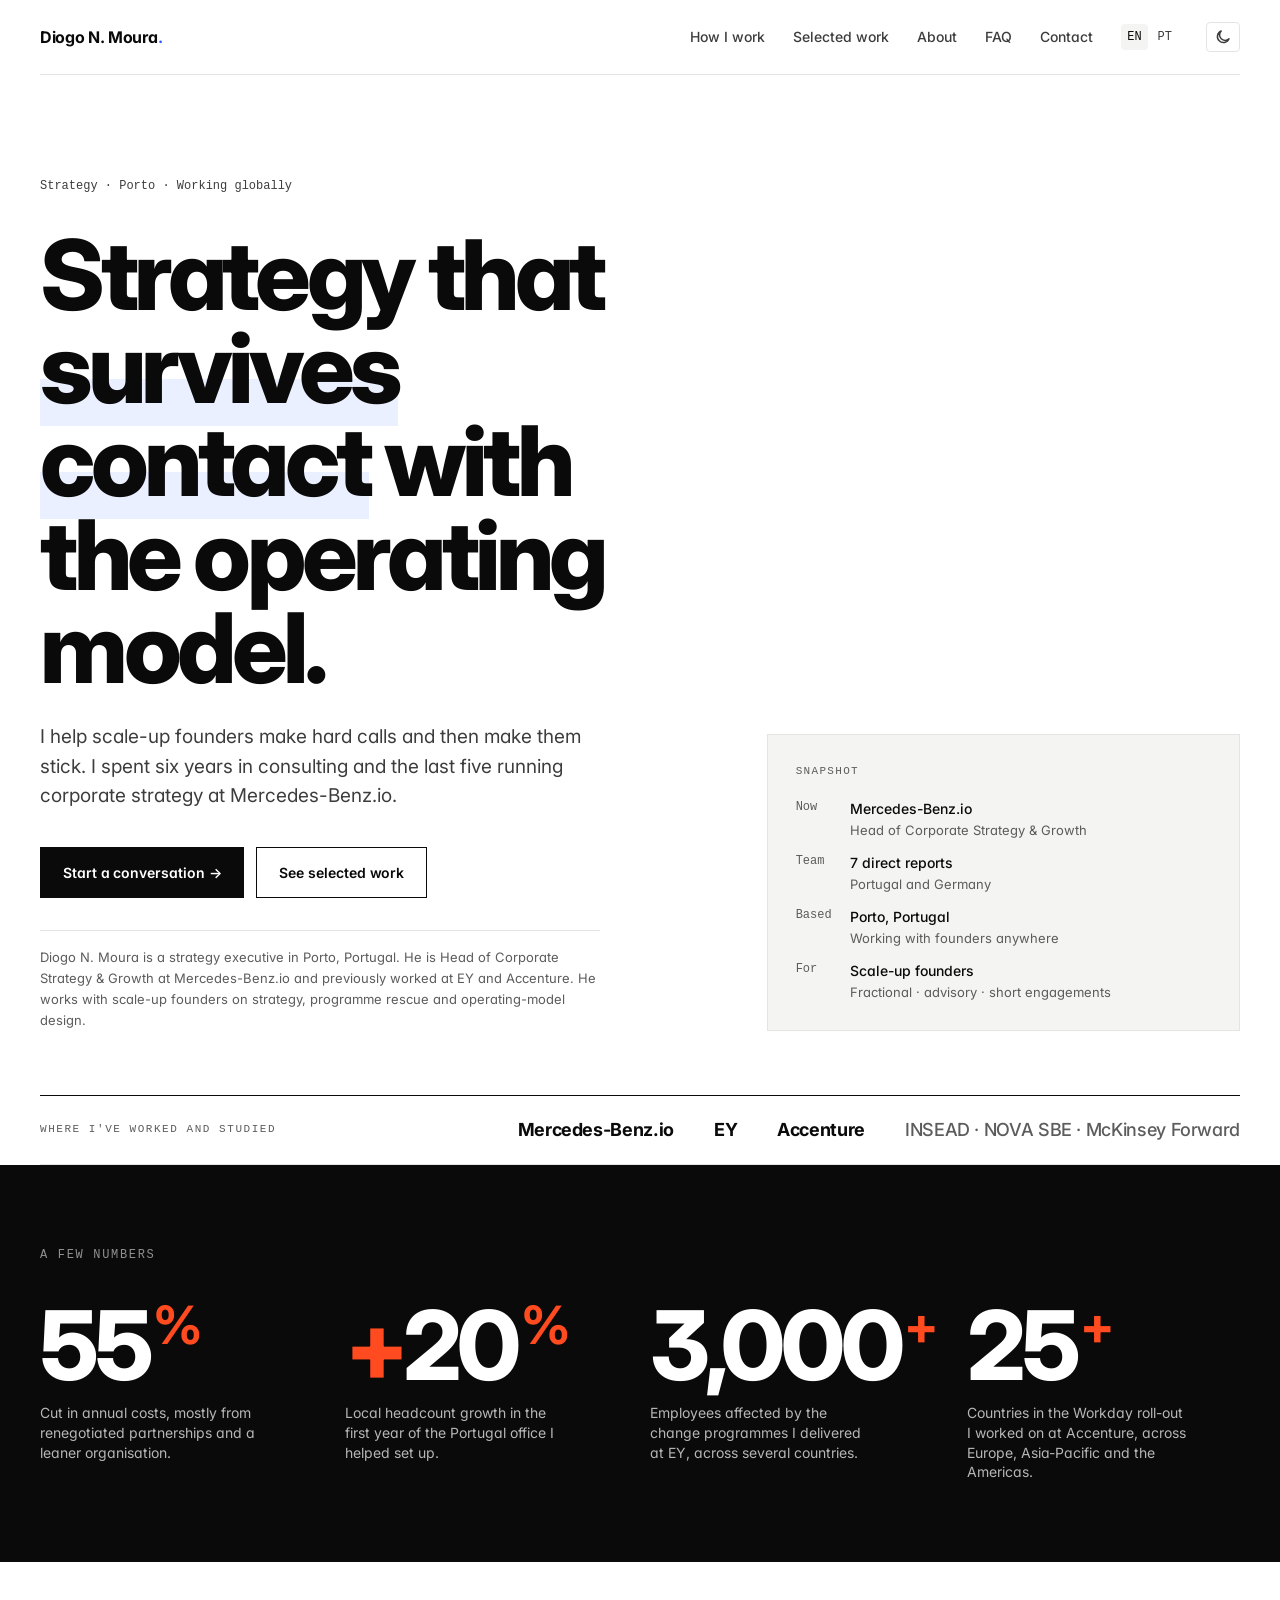
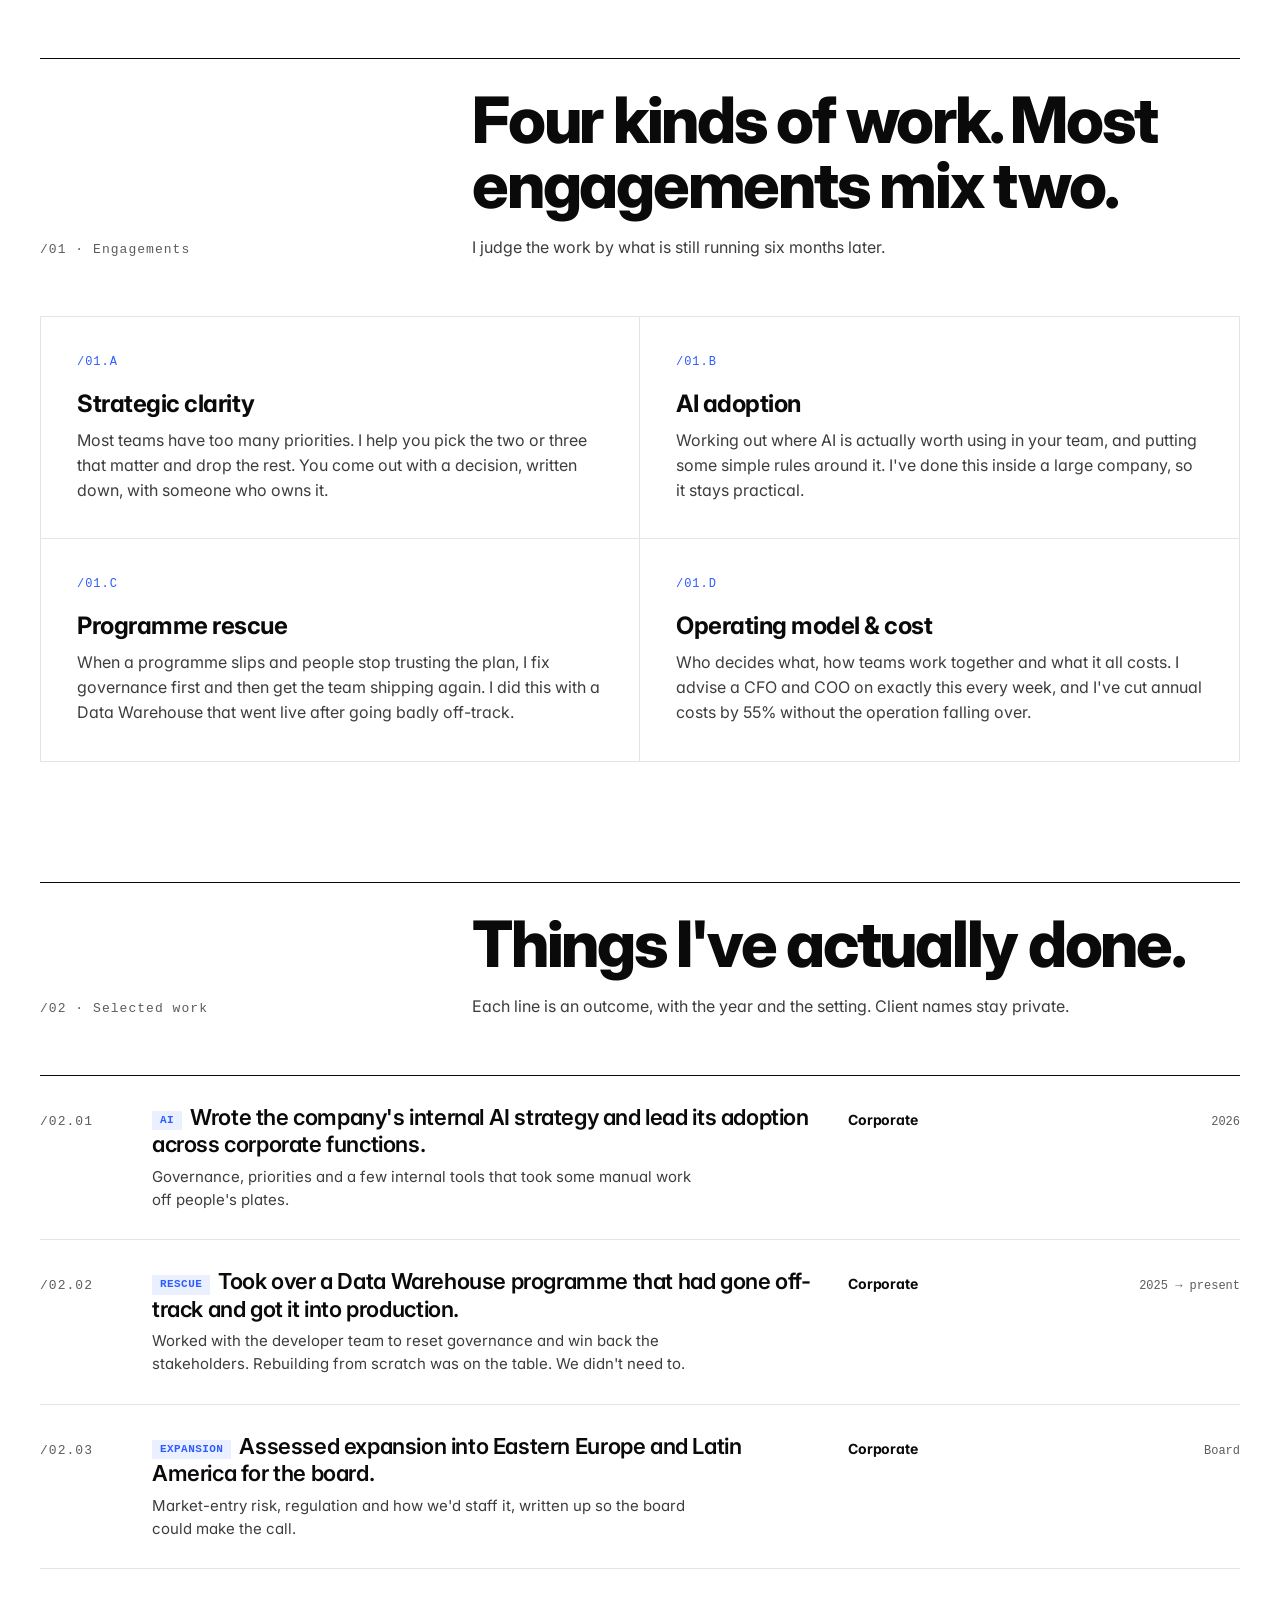
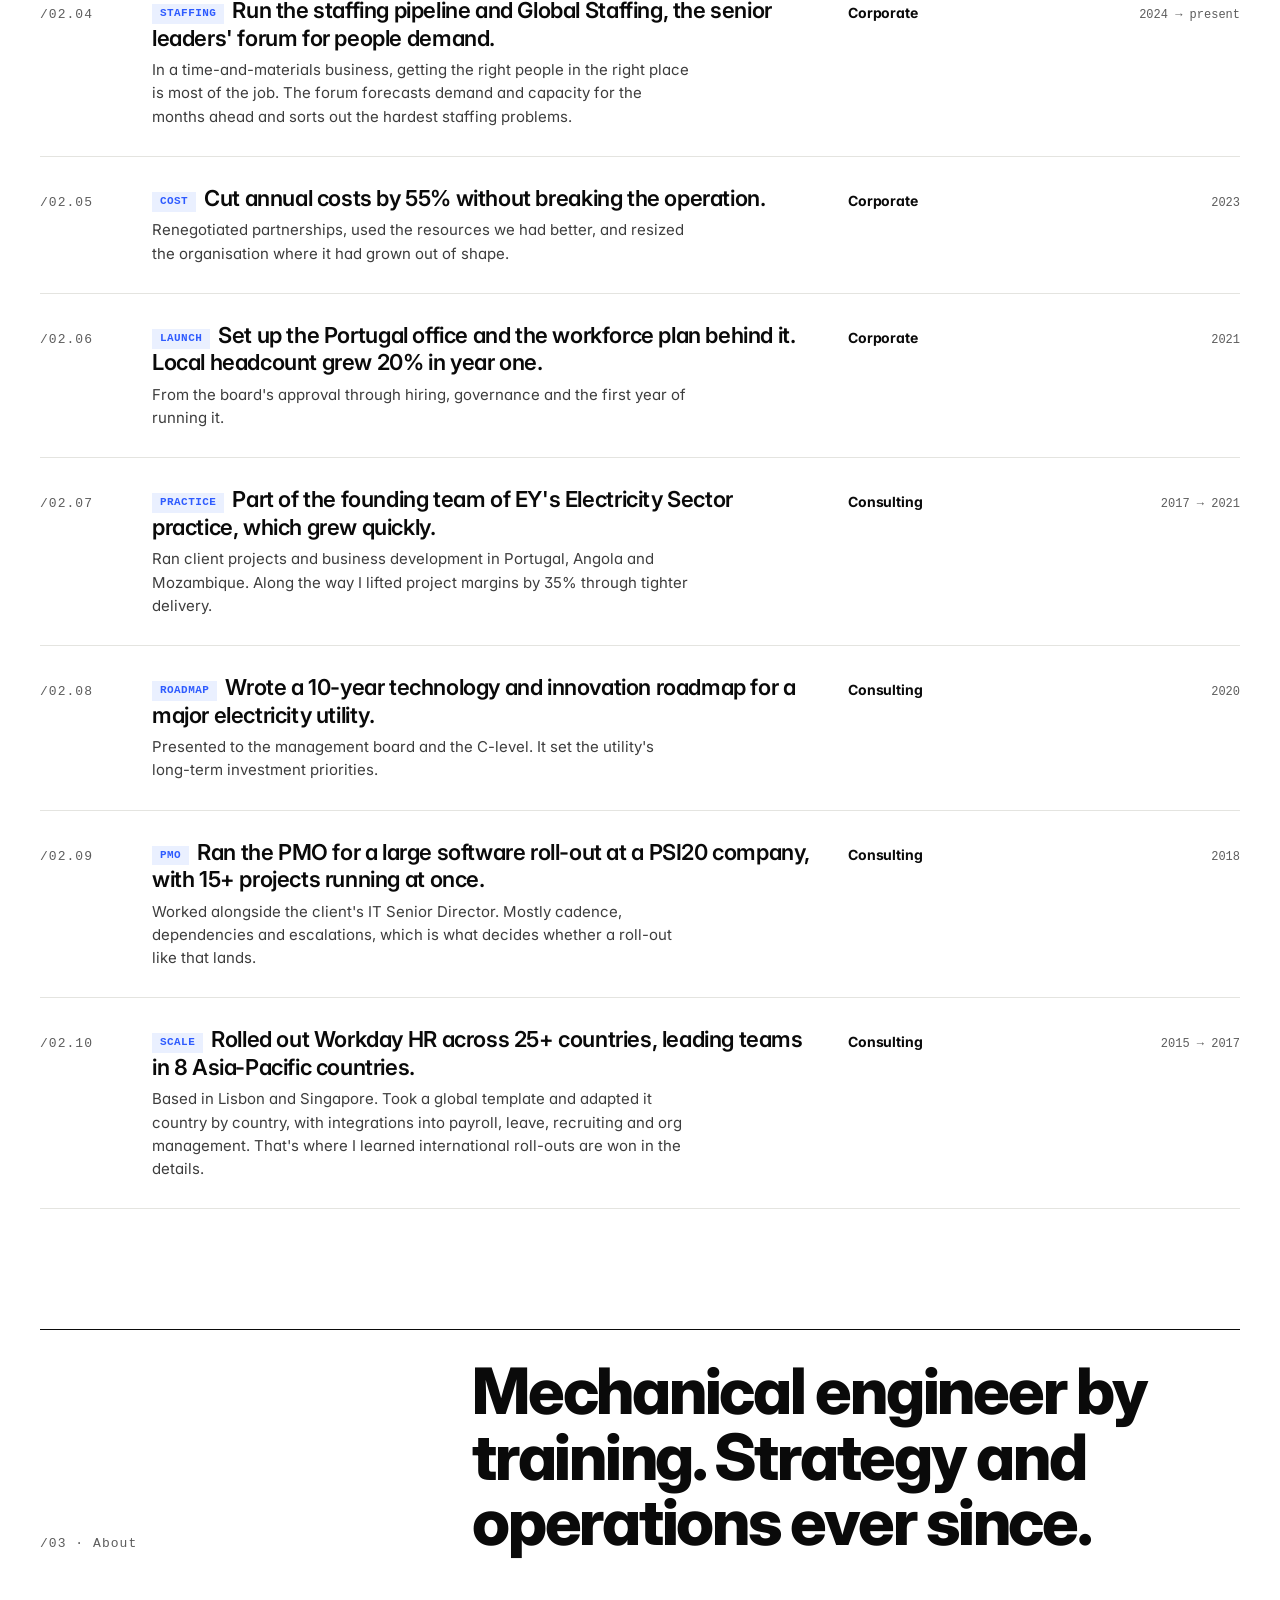
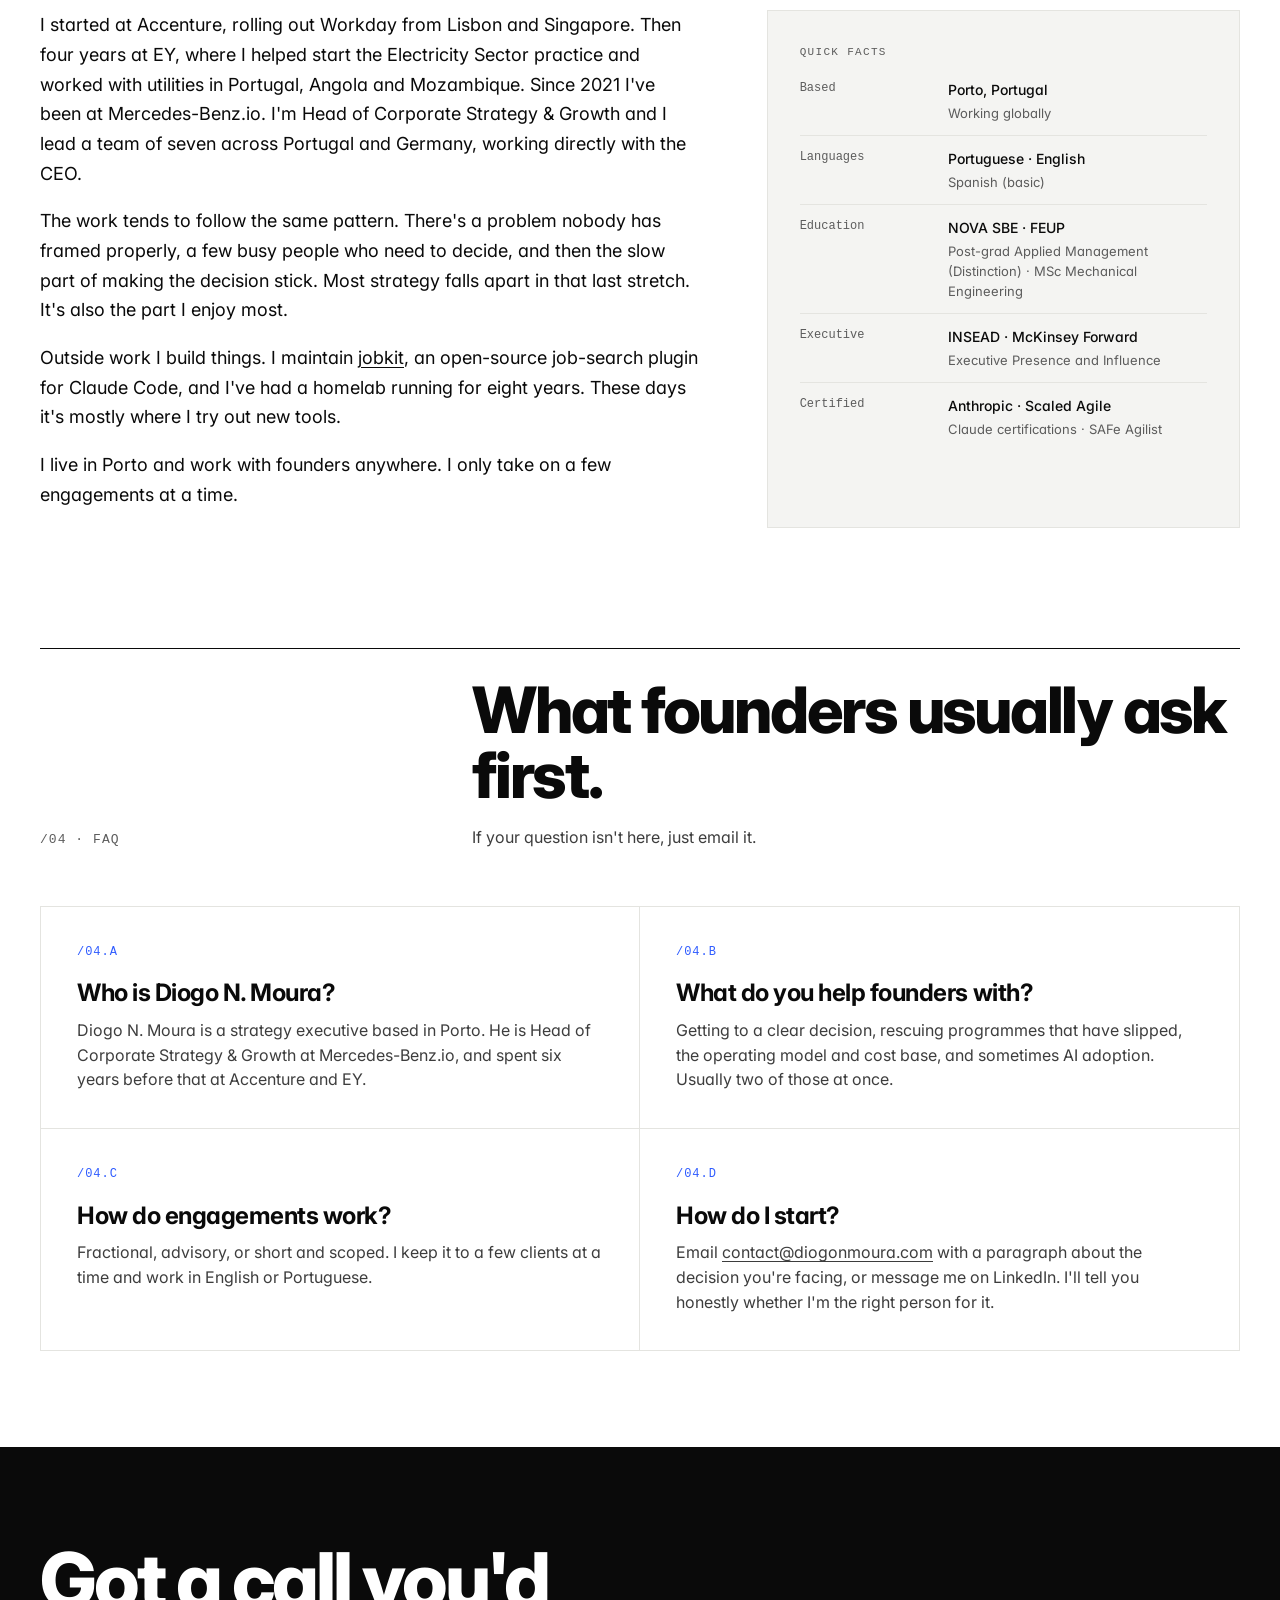
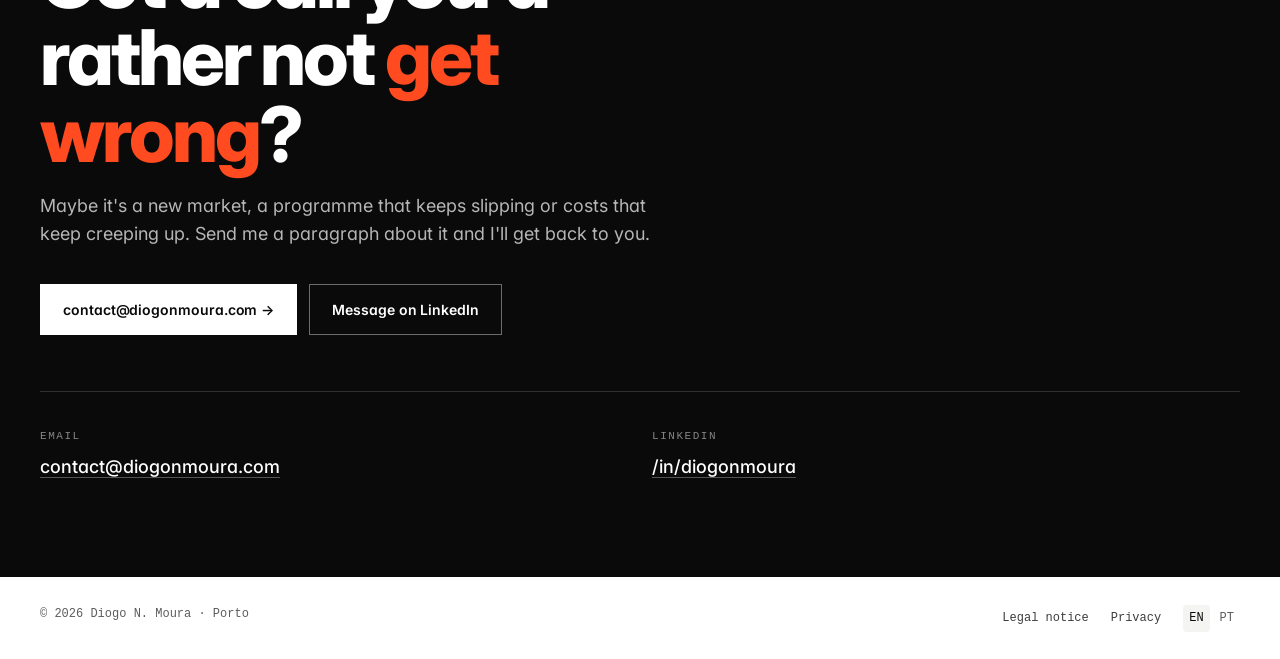
<file: index.html>
<!doctype html>
<html lang="en">
<head>
<meta charset="utf-8" />
<meta name="viewport" content="width=device-width, initial-scale=1" />
<title>Diogo N. Moura | Strategy for scale-up founders, Porto</title>
<meta name="description" content="Diogo N. Moura is a strategy executive in Porto. He runs corporate strategy at Mercedes-Benz.io and helps scale-up founders with strategy, programme rescue, operating-model and cost work." />
<meta name="robots" content="index, follow, max-snippet:-1, max-image-preview:large" />
<link rel="alternate" type="text/plain" title="LLM summary" href="https://diogonmoura.com/llms.txt" />
<meta name="theme-color" content="#0A0A0A" />
<meta name="author" content="Diogo N. Moura" />
<link rel="canonical" href="https://diogonmoura.com/" />
<link rel="alternate" hreflang="en" href="https://diogonmoura.com/" />
<link rel="alternate" hreflang="pt" href="https://diogonmoura.com/pt/" />
<link rel="alternate" hreflang="x-default" href="https://diogonmoura.com/" />

<meta property="og:type" content="profile" />
<meta property="og:locale" content="en_GB" />
<meta property="og:locale:alternate" content="pt_PT" />
<meta property="og:site_name" content="Diogo N. Moura" />
<meta property="og:url" content="https://diogonmoura.com/" />
<meta property="og:title" content="Diogo N. Moura | Strategy for scale-up founders" />
<meta property="og:description" content="I help scale-up founders make hard calls and then make them stick." />
<meta property="og:image" content="https://diogonmoura.com/og.png" />
<meta property="og:image:width" content="1200" />
<meta property="og:image:height" content="630" />
<meta property="og:image:alt" content="Diogo N. Moura, strategy for scale-up founders" />
<meta property="profile:first_name" content="Diogo" />
<meta property="profile:last_name" content="Moura" />
<meta name="twitter:card" content="summary_large_image" />
<meta name="twitter:title" content="Diogo N. Moura | Strategy for scale-up founders" />
<meta name="twitter:description" content="I help scale-up founders make hard calls and then make them stick." />
<meta name="twitter:image" content="https://diogonmoura.com/og.png" />

<link rel="icon" href="/favicon.svg" type="image/svg+xml" />
<script>
  /* Set theme before paint to avoid FOUC. Priority: ?theme= URL param > localStorage > system. */
  (function(){
    try{
      var q = (location.search.match(/[?&]theme=(dark|light)/) || [])[1];
      var t = q || localStorage.getItem('theme');
      var p = matchMedia('(prefers-color-scheme: dark)').matches;
      document.documentElement.dataset.theme = t || (p ? 'dark' : 'light');
    } catch(e){}
  })();
</script>
<link rel="preconnect" href="https://fonts.bunny.net" crossorigin />
<link rel="stylesheet" href="https://fonts.bunny.net/css?family=inter:400,500,600,700,800,900|jetbrains-mono:400,500&display=swap" />
<link rel="stylesheet" href="/styles.css?v=20261123" />

<script type="application/ld+json">
{
  "@context": "https://schema.org",
  "@graph": [
    {
      "@type": "Person",
      "@id": "https://diogonmoura.com/#person",
      "name": "Diogo N. Moura",
      "alternateName": ["Diogo Moura", "Diogo N Moura"],
      "givenName": "Diogo",
      "familyName": "Moura",
      "url": "https://diogonmoura.com/",
      "image": "https://diogonmoura.com/og.png",
      "jobTitle": "Head of Corporate Strategy & Growth",
      "worksFor": { "@type": "Organization", "name": "Mercedes-Benz.io", "url": "https://www.mercedes-benz.io/" },
      "hasOccupation": {
        "@type": "Occupation",
        "name": "Head of Corporate Strategy & Growth",
        "occupationLocation": { "@type": "City", "name": "Porto" },
        "skills": "Corporate strategy, C-suite advisory, international expansion, programme management, cost transformation, workforce planning, AI adoption"
      },
      "knowsAbout": [
        "Corporate strategy",
        "C-suite advisory",
        "International expansion and market entry",
        "Operating model design",
        "Cost transformation",
        "Programme rescue",
        "Workforce planning",
        "Workday HCM implementation",
        "AI strategy and adoption"
      ],
      "alumniOf": [
        { "@type": "CollegeOrUniversity", "name": "NOVA School of Business and Economics" },
        { "@type": "CollegeOrUniversity", "name": "Faculty of Engineering, University of Porto" },
        { "@type": "EducationalOrganization", "name": "INSEAD" },
        { "@type": "Organization", "name": "EY" },
        { "@type": "Organization", "name": "Accenture" }
      ],
      "hasCredential": [
        { "@type": "EducationalOccupationalCredential", "name": "Integrated Master in Mechanical Engineering", "credentialCategory": "degree", "recognizedBy": { "@type": "CollegeOrUniversity", "name": "Faculty of Engineering, University of Porto" } },
        { "@type": "EducationalOccupationalCredential", "name": "Post-Graduation in Applied Management (with Distinction)", "credentialCategory": "postgraduate", "recognizedBy": { "@type": "CollegeOrUniversity", "name": "NOVA School of Business and Economics" } },
        { "@type": "EducationalOccupationalCredential", "name": "Certificate in Executive Presence and Influence", "credentialCategory": "certificate", "recognizedBy": { "@type": "EducationalOrganization", "name": "INSEAD" } },
        { "@type": "EducationalOccupationalCredential", "name": "McKinsey Forward Program", "credentialCategory": "certificate", "recognizedBy": { "@type": "Organization", "name": "McKinsey & Company" } },
        { "@type": "EducationalOccupationalCredential", "name": "Claude certifications", "credentialCategory": "certification", "recognizedBy": { "@type": "Organization", "name": "Anthropic" } },
        { "@type": "EducationalOccupationalCredential", "name": "Certified SAFe Agilist", "credentialCategory": "certification", "recognizedBy": { "@type": "Organization", "name": "Scaled Agile" } }
      ],
      "knowsLanguage": ["pt", "en", "es"],
      "address": {
        "@type": "PostalAddress",
        "addressLocality": "Porto",
        "addressCountry": "PT"
      },
      "sameAs": [
        "https://www.linkedin.com/in/diogonmoura",
        "https://github.com/diogonmoura",
        "https://about.me/diogonmoura"
      ],
      "email": "mailto:contact@diogonmoura.com",
      "description": "Strategy executive based in Porto with more than ten years in consulting (Accenture, EY) and corporate leadership. Head of Corporate Strategy & Growth at Mercedes-Benz.io. Takes a small number of fractional, advisory or short engagements with scale-up founders."
    },
    {
      "@type": "ProfessionalService",
      "@id": "https://diogonmoura.com/#service",
      "name": "Diogo N. Moura, strategy advisory",
      "url": "https://diogonmoura.com/",
      "provider": { "@id": "https://diogonmoura.com/#person" },
      "areaServed": { "@type": "Place", "name": "Worldwide" },
      "availableLanguage": ["en", "pt"],
      "address": { "@type": "PostalAddress", "addressLocality": "Porto", "addressCountry": "PT" },
      "makesOffer": [
        { "@type": "Offer", "itemOffered": { "@type": "Service", "name": "Strategic clarity", "description": "Framing a hard decision so a founding team can make it, and picking the two or three priorities that matter." } },
        { "@type": "Offer", "itemOffered": { "@type": "Service", "name": "Programme rescue", "description": "Getting an off-track programme back under control and into production." } },
        { "@type": "Offer", "itemOffered": { "@type": "Service", "name": "Operating model and cost", "description": "Roles, decision rights, team rhythms and the cost base under them." } },
        { "@type": "Offer", "itemOffered": { "@type": "Service", "name": "AI adoption", "description": "Working out where AI is worth using in a team and setting up the governance around it." } }
      ]
    },
    {
      "@type": "WebSite",
      "@id": "https://diogonmoura.com/#site",
      "url": "https://diogonmoura.com/",
      "name": "Diogo N. Moura",
      "inLanguage": ["en", "pt"],
      "publisher": { "@id": "https://diogonmoura.com/#person" }
    },
    {
      "@type": "ProfilePage",
      "@id": "https://diogonmoura.com/#page",
      "url": "https://diogonmoura.com/",
      "name": "Diogo N. Moura | Strategy for scale-up founders",
      "isPartOf": { "@id": "https://diogonmoura.com/#site" },
      "mainEntity": { "@id": "https://diogonmoura.com/#person" },
      "dateModified": "2026-11-23",
      "inLanguage": "en"
    },
    {
      "@type": "FAQPage",
      "@id": "https://diogonmoura.com/#faq",
      "mainEntity": [
        {
          "@type": "Question",
          "name": "Who is Diogo N. Moura?",
          "acceptedAnswer": { "@type": "Answer", "text": "Diogo N. Moura is a strategy executive based in Porto, Portugal. He is Head of Corporate Strategy & Growth at Mercedes-Benz.io, where he leads a team of seven across Portugal and Germany and advises the CEO directly. Before that he spent six years in consulting at Accenture and EY. He also works with a few scale-up founders on strategy, programme rescue, operating-model and cost questions." }
        },
        {
          "@type": "Question",
          "name": "What does Diogo N. Moura help scale-up founders with?",
          "acceptedAnswer": { "@type": "Answer", "text": "Four kinds of work: getting to a clear decision on a strategic question, rescuing programmes that have gone off-track, fixing the operating model and cost base, and AI adoption. Most engagements mix two of them." }
        },
        {
          "@type": "Question",
          "name": "How does Diogo N. Moura work with clients?",
          "acceptedAnswer": { "@type": "Answer", "text": "Fractional, advisory or short scoped engagements, with only a few clients at a time. He works from Porto with founders anywhere, in English or Portuguese." }
        },
        {
          "@type": "Question",
          "name": "What results has Diogo N. Moura delivered?",
          "acceptedAnswer": { "@type": "Answer", "text": "Among others: a cost programme that cut annual costs by 55%, the set-up of the Mercedes-Benz.io Portugal office with 20% local headcount growth in a year, a Data Warehouse programme brought back on track and launched, a board-ready assessment of expansion into Eastern Europe and Latin America, and, at EY, helping start the Electricity Sector practice." }
        },
        {
          "@type": "Question",
          "name": "How can I contact Diogo N. Moura?",
          "acceptedAnswer": { "@type": "Answer", "text": "By email at contact@diogonmoura.com or on LinkedIn at linkedin.com/in/diogonmoura. A short paragraph about the decision you are facing is enough." }
        }
      ]
    }
  ]
}
</script>
</head>
<body>

<a class="skip" href="#main">Skip to content</a>

<div class="wrap">
  <header class="topbar">
    <a class="mark" href="/">Diogo N. Moura<span class="dot">.</span></a>
    <nav aria-label="Primary">
      <a href="#how">How I work</a>
      <a href="#work">Selected work</a>
      <a href="#about">About</a>
      <a href="#faq">FAQ</a>
      <a href="#contact">Contact</a>
      <span class="lang" aria-label="Language">
        <a href="/" class="active" aria-current="page" hreflang="en">EN</a>
        <a href="/pt/" hreflang="pt" lang="pt">PT</a>
      </span>
      <button class="theme-toggle" type="button" aria-label="Toggle dark mode" onclick="toggleTheme()">
        <svg class="icon-moon" viewBox="0 0 16 16" fill="none" stroke="currentColor" stroke-width="1.5" stroke-linecap="round" stroke-linejoin="round" aria-hidden="true">
          <path d="M14 9.79A6 6 0 1 1 6.21 2 4.5 4.5 0 0 0 14 9.79Z"/>
        </svg>
        <svg class="icon-sun" viewBox="0 0 16 16" fill="none" stroke="currentColor" stroke-width="1.5" stroke-linecap="round" aria-hidden="true">
          <circle cx="8" cy="8" r="3"/>
          <line x1="8" y1="1" x2="8" y2="2.5"/>
          <line x1="8" y1="13.5" x2="8" y2="15"/>
          <line x1="1" y1="8" x2="2.5" y2="8"/>
          <line x1="13.5" y1="8" x2="15" y2="8"/>
          <line x1="3.05" y1="3.05" x2="4.1" y2="4.1"/>
          <line x1="11.9" y1="11.9" x2="12.95" y2="12.95"/>
          <line x1="3.05" y1="12.95" x2="4.1" y2="11.9"/>
          <line x1="11.9" y1="4.1" x2="12.95" y2="3.05"/>
        </svg>
      </button>
    </nav>
  </header>
</div>

<main id="main">

<div class="wrap">
  <section class="hero">
    <div class="hero-grid">
      <div>
        <div class="tag">Strategy · Porto · Working globally</div>
        <h1>Strategy that <u>survives contact</u> with the operating model.</h1>
        <p class="lede">
          I help scale-up founders make hard calls and then make them stick.
          I spent six years in consulting and the last five running corporate
          strategy at Mercedes-Benz.io.
        </p>
        <div class="ctas">
          <a class="btn primary" href="#contact">Start a conversation →</a>
          <a class="btn ghost" href="#work">See selected work</a>
        </div>
        <p class="hero-fact">
          Diogo N. Moura is a strategy executive in Porto, Portugal. He is Head of Corporate
          Strategy &amp; Growth at Mercedes-Benz.io and previously worked at EY and Accenture.
          He works with scale-up founders on strategy, programme rescue and operating-model design.
        </p>
      </div>
      <aside class="hero-side" aria-label="Snapshot">
        <p class="card-label">Snapshot</p>
        <dl>
          <dt>Now</dt>     <dd>Mercedes-Benz.io<em>Head of Corporate Strategy &amp; Growth</em></dd>
          <dt>Team</dt>    <dd>7 direct reports<em>Portugal and Germany</em></dd>
          <dt>Based</dt>   <dd>Porto, Portugal<em>Working with founders anywhere</em></dd>
          <dt>For</dt>     <dd>Scale-up founders<em>Fractional · advisory · short engagements</em></dd>
        </dl>
      </aside>
    </div>
  </section>
</div>

<div class="wrap">
  <div class="logos" aria-label="Affiliations">
    <div class="lbl">Where I've worked and studied</div>
    <div class="row">
      <span>Mercedes-Benz.io</span>
      <span>EY</span>
      <span>Accenture</span>
      <span class="softer">INSEAD · NOVA SBE · McKinsey Forward</span>
    </div>
  </div>
</div>

<section class="stats" aria-label="Selected outcomes">
  <div class="wrap">
    <div class="head">A few numbers</div>
    <div class="stats-grid">
      <div class="stat">
        <div class="n">55<span class="small">%</span></div>
        <div class="lbl">Cut in annual costs, mostly from renegotiated partnerships and a leaner organisation.</div>
      </div>
      <div class="stat">
        <div class="n"><span class="plus">+</span>20<span class="small">%</span></div>
        <div class="lbl">Local headcount growth in the first year of the Portugal office I helped set up.</div>
      </div>
      <div class="stat">
        <div class="n">3,000<span class="small">+</span></div>
        <div class="lbl">Employees affected by the change programmes I delivered at EY, across several countries.</div>
      </div>
      <div class="stat">
        <div class="n">25<span class="small">+</span></div>
        <div class="lbl">Countries in the Workday roll-out I worked on at Accenture, across Europe, Asia-Pacific and the Americas.</div>
      </div>
    </div>
  </div>
</section>

<div class="wrap">
  <section class="sec" id="how" aria-labelledby="how-h">
    <div class="sec-head">
      <div class="num">/01 · Engagements</div>
      <div>
        <h2 id="how-h">Four kinds of work. Most engagements mix two.</h2>
        <p class="lead">I judge the work by what is still running six months later.</p>
      </div>
    </div>
    <div class="doings">
      <div class="item">
        <div class="ix">/01.A</div>
        <h3>Strategic clarity</h3>
        <p>Most teams have too many priorities. I help you pick the two or three that matter and drop the rest. You come out with a decision, written down, with someone who owns it.</p>
      </div>
      <div class="item">
        <div class="ix">/01.B</div>
        <h3>AI adoption</h3>
        <p>Working out where AI is actually worth using in your team, and putting some simple rules around it. I've done this inside a large company, so it stays practical.</p>
      </div>
      <div class="item">
        <div class="ix">/01.C</div>
        <h3>Programme rescue</h3>
        <p>When a programme slips and people stop trusting the plan, I fix governance first and then get the team shipping again. I did this with a Data Warehouse that went live after going badly off-track.</p>
      </div>
      <div class="item">
        <div class="ix">/01.D</div>
        <h3>Operating model &amp; cost</h3>
        <p>Who decides what, how teams work together and what it all costs. I advise a CFO and COO on exactly this every week, and I've cut annual costs by 55% without the operation falling over.</p>
      </div>
    </div>
  </section>
</div>

<div class="wrap">
  <section class="sec" id="work" aria-labelledby="work-h" style="padding-top: 24px;">
    <div class="sec-head">
      <div class="num">/02 · Selected work</div>
      <div>
        <h2 id="work-h">Things I've actually done.</h2>
        <p class="lead">Each line is an outcome, with the year and the setting. Client names stay private.</p>
      </div>
    </div>

    <div class="cases">
      <article class="case">
        <div class="ix">/02.01</div>
        <div class="body">
          <h3><span class="pin">AI</span>Wrote the company's internal AI strategy and lead its adoption across corporate functions.</h3>
          <p>Governance, priorities and a few internal tools that took some manual work off people's plates.</p>
        </div>
        <div class="where">Corporate</div>
        <div class="when">2026</div>
      </article>

      <article class="case">
        <div class="ix">/02.02</div>
        <div class="body">
          <h3><span class="pin">RESCUE</span>Took over a Data Warehouse programme that had gone off-track and got it into production.</h3>
          <p>Worked with the developer team to reset governance and win back the stakeholders. Rebuilding from scratch was on the table. We didn't need to.</p>
        </div>
        <div class="where">Corporate</div>
        <div class="when">2025 → present</div>
      </article>

      <article class="case">
        <div class="ix">/02.03</div>
        <div class="body">
          <h3><span class="pin">EXPANSION</span>Assessed expansion into Eastern Europe and Latin America for the board.</h3>
          <p>Market-entry risk, regulation and how we'd staff it, written up so the board could make the call.</p>
        </div>
        <div class="where">Corporate</div>
        <div class="when">Board</div>
      </article>

      <article class="case">
        <div class="ix">/02.04</div>
        <div class="body">
          <h3><span class="pin">STAFFING</span>Run the staffing pipeline and Global Staffing, the senior leaders' forum for people demand.</h3>
          <p>In a time-and-materials business, getting the right people in the right place is most of the job. The forum forecasts demand and capacity for the months ahead and sorts out the hardest staffing problems.</p>
        </div>
        <div class="where">Corporate</div>
        <div class="when">2024 → present</div>
      </article>

      <article class="case">
        <div class="ix">/02.05</div>
        <div class="body">
          <h3><span class="pin">COST</span>Cut annual costs by 55% without breaking the operation.</h3>
          <p>Renegotiated partnerships, used the resources we had better, and resized the organisation where it had grown out of shape.</p>
        </div>
        <div class="where">Corporate</div>
        <div class="when">2023</div>
      </article>

      <article class="case">
        <div class="ix">/02.06</div>
        <div class="body">
          <h3><span class="pin">LAUNCH</span>Set up the Portugal office and the workforce plan behind it. Local headcount grew 20% in year one.</h3>
          <p>From the board's approval through hiring, governance and the first year of running it.</p>
        </div>
        <div class="where">Corporate</div>
        <div class="when">2021</div>
      </article>

      <article class="case">
        <div class="ix">/02.07</div>
        <div class="body">
          <h3><span class="pin">PRACTICE</span>Part of the founding team of EY's Electricity Sector practice, which grew quickly.</h3>
          <p>Ran client projects and business development in Portugal, Angola and Mozambique. Along the way I lifted project margins by 35% through tighter delivery.</p>
        </div>
        <div class="where">Consulting</div>
        <div class="when">2017 → 2021</div>
      </article>

      <article class="case">
        <div class="ix">/02.08</div>
        <div class="body">
          <h3><span class="pin">ROADMAP</span>Wrote a 10-year technology and innovation roadmap for a major electricity utility.</h3>
          <p>Presented to the management board and the C-level. It set the utility's long-term investment priorities.</p>
        </div>
        <div class="where">Consulting</div>
        <div class="when">2020</div>
      </article>

      <article class="case">
        <div class="ix">/02.09</div>
        <div class="body">
          <h3><span class="pin">PMO</span>Ran the PMO for a large software roll-out at a PSI20 company, with 15+ projects running at once.</h3>
          <p>Worked alongside the client's IT Senior Director. Mostly cadence, dependencies and escalations, which is what decides whether a roll-out like that lands.</p>
        </div>
        <div class="where">Consulting</div>
        <div class="when">2018</div>
      </article>

      <article class="case">
        <div class="ix">/02.10</div>
        <div class="body">
          <h3><span class="pin">SCALE</span>Rolled out Workday HR across 25+ countries, leading teams in 8 Asia-Pacific countries.</h3>
          <p>Based in Lisbon and Singapore. Took a global template and adapted it country by country, with integrations into payroll, leave, recruiting and org management. That's where I learned international roll-outs are won in the details.</p>
        </div>
        <div class="where">Consulting</div>
        <div class="when">2015 → 2017</div>
      </article>
    </div>
  </section>
</div>

<div class="wrap">
  <section class="sec" id="about" aria-labelledby="about-h" style="padding-top: 24px;">
    <div class="sec-head">
      <div class="num">/03 · About</div>
      <div>
        <h2 id="about-h">Mechanical engineer by training. Strategy and operations ever since.</h2>
      </div>
    </div>
    <div class="about">
      <div>
        <p>I started at Accenture, rolling out Workday from Lisbon and Singapore. Then four years at EY, where I helped start the Electricity Sector practice and worked with utilities in Portugal, Angola and Mozambique. Since 2021 I've been at Mercedes-Benz.io. I'm Head of Corporate Strategy &amp; Growth and I lead a team of seven across Portugal and Germany, working directly with the CEO.</p>
        <p>The work tends to follow the same pattern. There's a problem nobody has framed properly, a few busy people who need to decide, and then the slow part of making the decision stick. Most strategy falls apart in that last stretch. It's also the part I enjoy most.</p>
        <p>Outside work I build things. I maintain <a href="https://github.com/diogonmoura/jobkit" target="_blank" rel="noopener">jobkit</a>, an open-source job-search plugin for Claude Code, and I've had a homelab running for eight years. These days it's mostly where I try out new tools.</p>
        <p>I live in Porto and work with founders anywhere. I only take on a few engagements at a time.</p>
      </div>
      <aside class="about-card" aria-label="Quick facts">
        <p class="card-label">Quick facts</p>
        <div class="row"><div class="k">Based</div><div class="v">Porto, Portugal<em>Working globally</em></div></div>
        <div class="row"><div class="k">Languages</div><div class="v">Portuguese · English<em>Spanish (basic)</em></div></div>
        <div class="row"><div class="k">Education</div><div class="v">NOVA SBE · FEUP<em>Post-grad Applied Management (Distinction) · MSc Mechanical Engineering</em></div></div>
        <div class="row"><div class="k">Executive</div><div class="v">INSEAD · McKinsey Forward<em>Executive Presence and Influence</em></div></div>
        <div class="row"><div class="k">Certified</div><div class="v">Anthropic · Scaled Agile<em>Claude certifications · SAFe Agilist</em></div></div>
      </aside>
    </div>
  </section>
</div>

<div class="wrap">
  <section class="sec" id="faq" aria-labelledby="faq-h" style="padding-top: 24px;">
    <div class="sec-head">
      <div class="num">/04 · FAQ</div>
      <div>
        <h2 id="faq-h">What founders usually ask first.</h2>
        <p class="lead">If your question isn't here, just email it.</p>
      </div>
    </div>
    <div class="doings faq">
      <div class="item">
        <div class="ix">/04.A</div>
        <h3>Who is Diogo N. Moura?</h3>
        <p>Diogo N. Moura is a strategy executive based in Porto. He is Head of Corporate Strategy &amp; Growth at Mercedes-Benz.io, and spent six years before that at Accenture and EY.</p>
      </div>
      <div class="item">
        <div class="ix">/04.B</div>
        <h3>What do you help founders with?</h3>
        <p>Getting to a clear decision, rescuing programmes that have slipped, the operating model and cost base, and sometimes AI adoption. Usually two of those at once.</p>
      </div>
      <div class="item">
        <div class="ix">/04.C</div>
        <h3>How do engagements work?</h3>
        <p>Fractional, advisory, or short and scoped. I keep it to a few clients at a time and work in English or Portuguese.</p>
      </div>
      <div class="item">
        <div class="ix">/04.D</div>
        <h3>How do I start?</h3>
        <p>Email <a href="mailto:contact@diogonmoura.com">contact@diogonmoura.com</a> with a paragraph about the decision you're facing, or message me on LinkedIn. I'll tell you honestly whether I'm the right person for it.</p>
      </div>
    </div>
  </section>
</div>

</main>

<section class="cta-block" id="contact" aria-labelledby="contact-h">
  <div class="wrap">
    <h2 id="contact-h">Got a call you'd rather not <u>get wrong</u>?</h2>
    <p>Maybe it's a new market, a programme that keeps slipping or costs that keep creeping up. Send me a paragraph about it and I'll get back to you.</p>
    <div class="ctas">
      <a class="btn primary" href="mailto:contact@diogonmoura.com">contact@diogonmoura.com →</a>
      <a class="btn ghost" href="https://www.linkedin.com/in/diogonmoura" target="_blank" rel="noopener">Message on LinkedIn</a>
    </div>
    <div class="ways two-up">
      <div class="way">
        <div class="k">Email</div>
        <div class="v"><a href="mailto:contact@diogonmoura.com">contact@diogonmoura.com</a></div>
      </div>
      <div class="way">
        <div class="k">LinkedIn</div>
        <div class="v"><a href="https://www.linkedin.com/in/diogonmoura" target="_blank" rel="noopener">/in/diogonmoura</a></div>
      </div>
    </div>
  </div>
</section>

<div class="wrap">
  <footer>
    <div>© <span id="y"></span> Diogo N. Moura · Porto</div>
    <div class="right">
      <a href="/legal/">Legal notice</a>
      <a href="/privacy/">Privacy</a>
      <span class="lang">
        <a href="/" class="active" aria-current="page" hreflang="en">EN</a>
        <a href="/pt/" hreflang="pt" lang="pt">PT</a>
      </span>
    </div>
  </footer>
</div>

<script>
  document.getElementById("y").textContent = new Date().getFullYear();
  function toggleTheme(){
    var d = document.documentElement;
    var next = d.dataset.theme === 'dark' ? 'light' : 'dark';
    d.dataset.theme = next;
    try { localStorage.setItem('theme', next); } catch(e) {}
  }
</script>
</body>
</html>
</file>
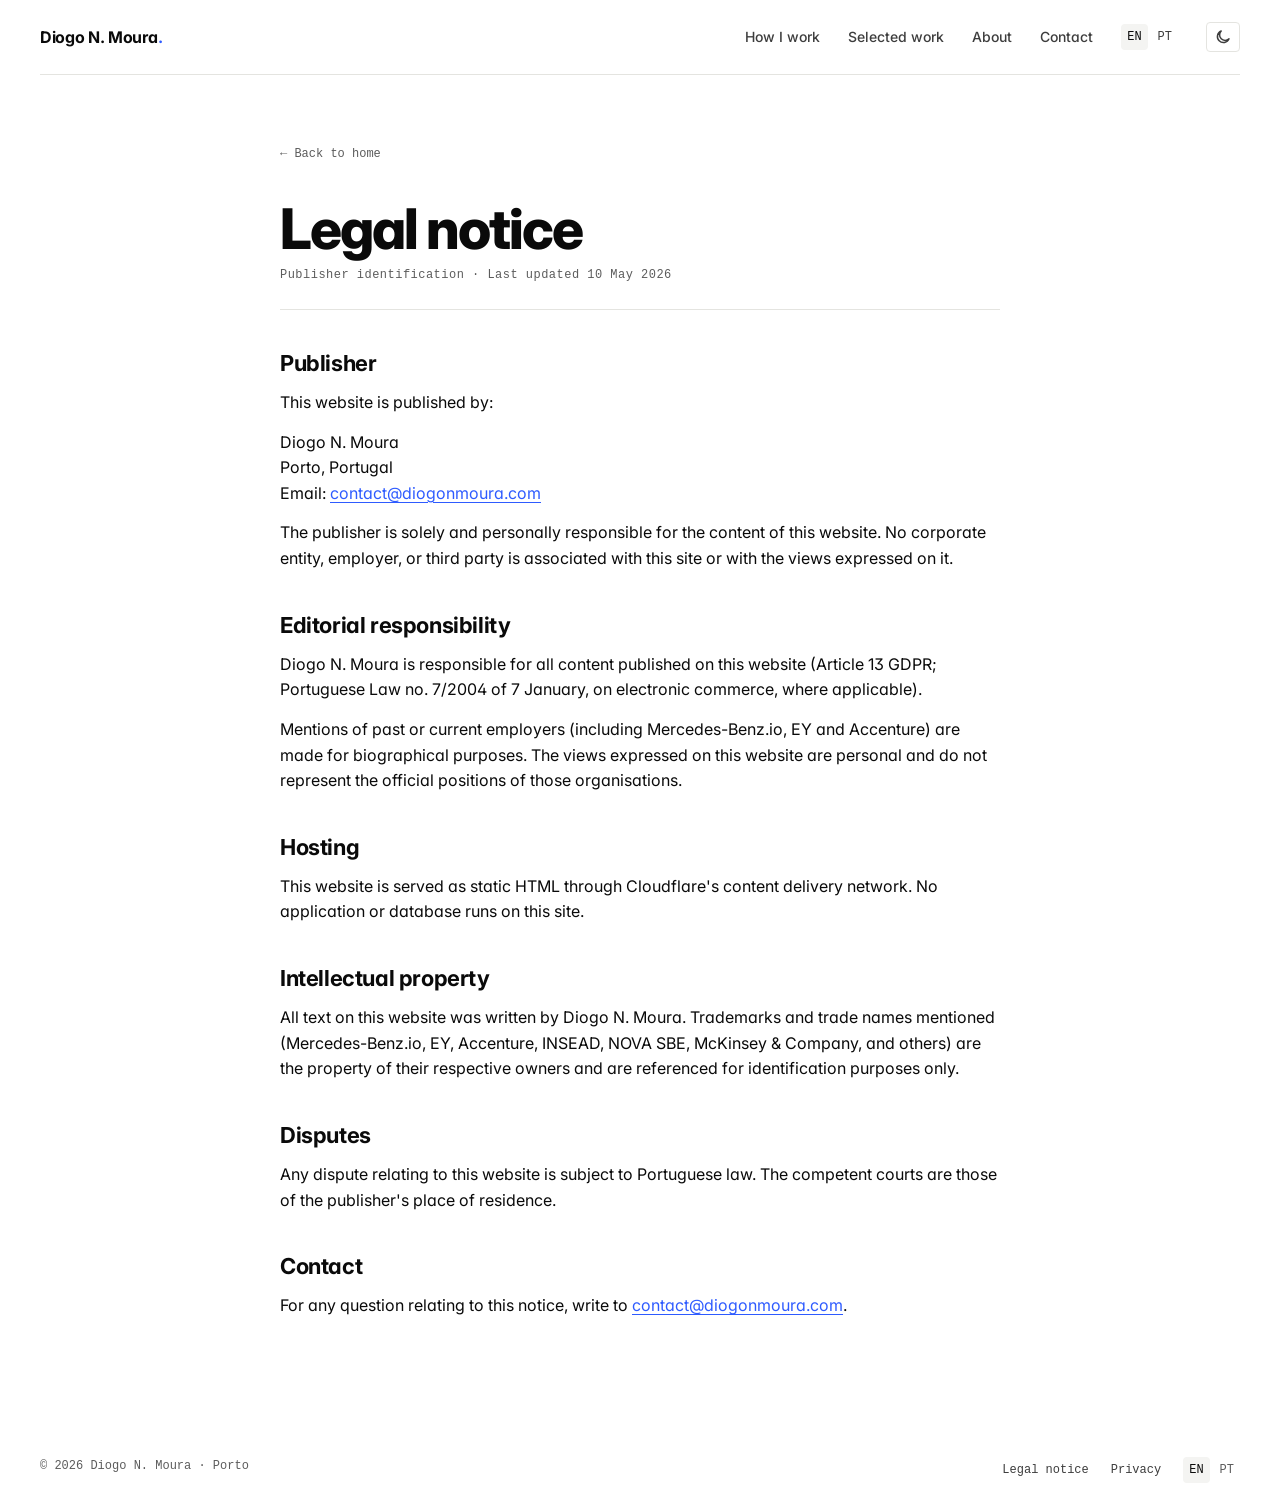
<file: legal/index.html>
<!doctype html>
<html lang="en">
<head>
<meta charset="utf-8" />
<meta name="viewport" content="width=device-width, initial-scale=1" />
<title>Legal notice — Diogo N. Moura</title>
<meta name="description" content="Publisher identification and legal notice for diogonmoura.com." />
<meta name="theme-color" content="#FFFFFF" />
<meta name="robots" content="noindex, follow" />
<link rel="canonical" href="https://diogonmoura.com/legal/" />
<link rel="alternate" hreflang="en" href="https://diogonmoura.com/legal/" />
<link rel="alternate" hreflang="pt" href="https://diogonmoura.com/pt/aviso-legal/" />
<link rel="alternate" hreflang="x-default" href="https://diogonmoura.com/legal/" />
<link rel="icon" href="/favicon.svg" type="image/svg+xml" />
<script>
  (function(){
    try{
      var q = (location.search.match(/[?&]theme=(dark|light)/) || [])[1];
      var t = q || localStorage.getItem('theme');
      var p = matchMedia('(prefers-color-scheme: dark)').matches;
      document.documentElement.dataset.theme = t || (p ? 'dark' : 'light');
    } catch(e){}
  })();
</script>
<link rel="preconnect" href="https://fonts.bunny.net" crossorigin />
<link rel="stylesheet" href="https://fonts.bunny.net/css?family=inter:400,500,600,700,800,900|jetbrains-mono:400,500&display=swap" />
<link rel="stylesheet" href="/styles.css?v=20261123" />
</head>
<body>

<a class="skip" href="#main">Skip to content</a>

<div class="wrap">
  <header class="topbar">
    <a class="mark" href="/">Diogo N. Moura<span class="dot">.</span></a>
    <nav aria-label="Primary">
      <a href="/#how">How I work</a>
      <a href="/#work">Selected work</a>
      <a href="/#about">About</a>
      <a href="/#contact">Contact</a>
      <span class="lang" aria-label="Language">
        <a href="/legal/" class="active" aria-current="page" hreflang="en">EN</a>
        <a href="/pt/aviso-legal/" hreflang="pt" lang="pt">PT</a>
      </span>
      <button class="theme-toggle" type="button" aria-label="Toggle dark mode" onclick="toggleTheme()">
        <svg class="icon-moon" viewBox="0 0 16 16" fill="none" stroke="currentColor" stroke-width="1.5" stroke-linecap="round" stroke-linejoin="round" aria-hidden="true">
          <path d="M14 9.79A6 6 0 1 1 6.21 2 4.5 4.5 0 0 0 14 9.79Z"/>
        </svg>
        <svg class="icon-sun" viewBox="0 0 16 16" fill="none" stroke="currentColor" stroke-width="1.5" stroke-linecap="round" aria-hidden="true">
          <circle cx="8" cy="8" r="3"/>
          <line x1="8" y1="1" x2="8" y2="2.5"/>
          <line x1="8" y1="13.5" x2="8" y2="15"/>
          <line x1="1" y1="8" x2="2.5" y2="8"/>
          <line x1="13.5" y1="8" x2="15" y2="8"/>
          <line x1="3.05" y1="3.05" x2="4.1" y2="4.1"/>
          <line x1="11.9" y1="11.9" x2="12.95" y2="12.95"/>
          <line x1="3.05" y1="12.95" x2="4.1" y2="11.9"/>
          <line x1="11.9" y1="4.1" x2="12.95" y2="3.05"/>
        </svg>
      </button>
    </nav>
  </header>
</div>

<main id="main" class="wrap">
  <article class="legal-page">
    <a class="back" href="/">← Back to home</a>
    <h1>Legal notice</h1>
    <div class="meta">Publisher identification · Last updated 10 May 2026</div>

    <h2>Publisher</h2>
    <p>This website is published by:</p>
    <p>
      Diogo N. Moura<br/>
      Porto, Portugal<br/>
      Email: <a href="mailto:contact@diogonmoura.com">contact@diogonmoura.com</a>
    </p>
    <p>The publisher is solely and personally responsible for the content of this website. No corporate entity, employer, or third party is associated with this site or with the views expressed on it.</p>

    <h2>Editorial responsibility</h2>
    <p>Diogo N. Moura is responsible for all content published on this website (Article 13 GDPR; Portuguese Law no. 7/2004 of 7 January, on electronic commerce, where applicable).</p>
    <p>Mentions of past or current employers (including Mercedes-Benz.io, EY and Accenture) are made for biographical purposes. The views expressed on this website are personal and do not represent the official positions of those organisations.</p>

    <h2>Hosting</h2>
    <p>This website is served as static HTML through Cloudflare's content delivery network. No application or database runs on this site.</p>

    <h2>Intellectual property</h2>
    <p>All text on this website was written by Diogo N. Moura. Trademarks and trade names mentioned (Mercedes-Benz.io, EY, Accenture, INSEAD, NOVA SBE, McKinsey & Company, and others) are the property of their respective owners and are referenced for identification purposes only.</p>

    <h2>Disputes</h2>
    <p>Any dispute relating to this website is subject to Portuguese law. The competent courts are those of the publisher's place of residence.</p>

    <h2>Contact</h2>
    <p>For any question relating to this notice, write to <a href="mailto:contact@diogonmoura.com">contact@diogonmoura.com</a>.</p>
  </article>
</main>

<div class="wrap">
  <footer>
    <div>© <span id="y"></span> Diogo N. Moura · Porto</div>
    <div class="right">
      <a href="/legal/">Legal notice</a>
      <a href="/privacy/">Privacy</a>
      <span class="lang">
        <a href="/legal/" class="active" aria-current="page" hreflang="en">EN</a>
        <a href="/pt/aviso-legal/" hreflang="pt" lang="pt">PT</a>
      </span>
    </div>
  </footer>
</div>

<script>
  document.getElementById("y").textContent = new Date().getFullYear();
  function toggleTheme(){
    var d = document.documentElement;
    var next = d.dataset.theme === 'dark' ? 'light' : 'dark';
    d.dataset.theme = next;
    try { localStorage.setItem('theme', next); } catch(e) {}
  }
</script>
</body>
</html>
</file>
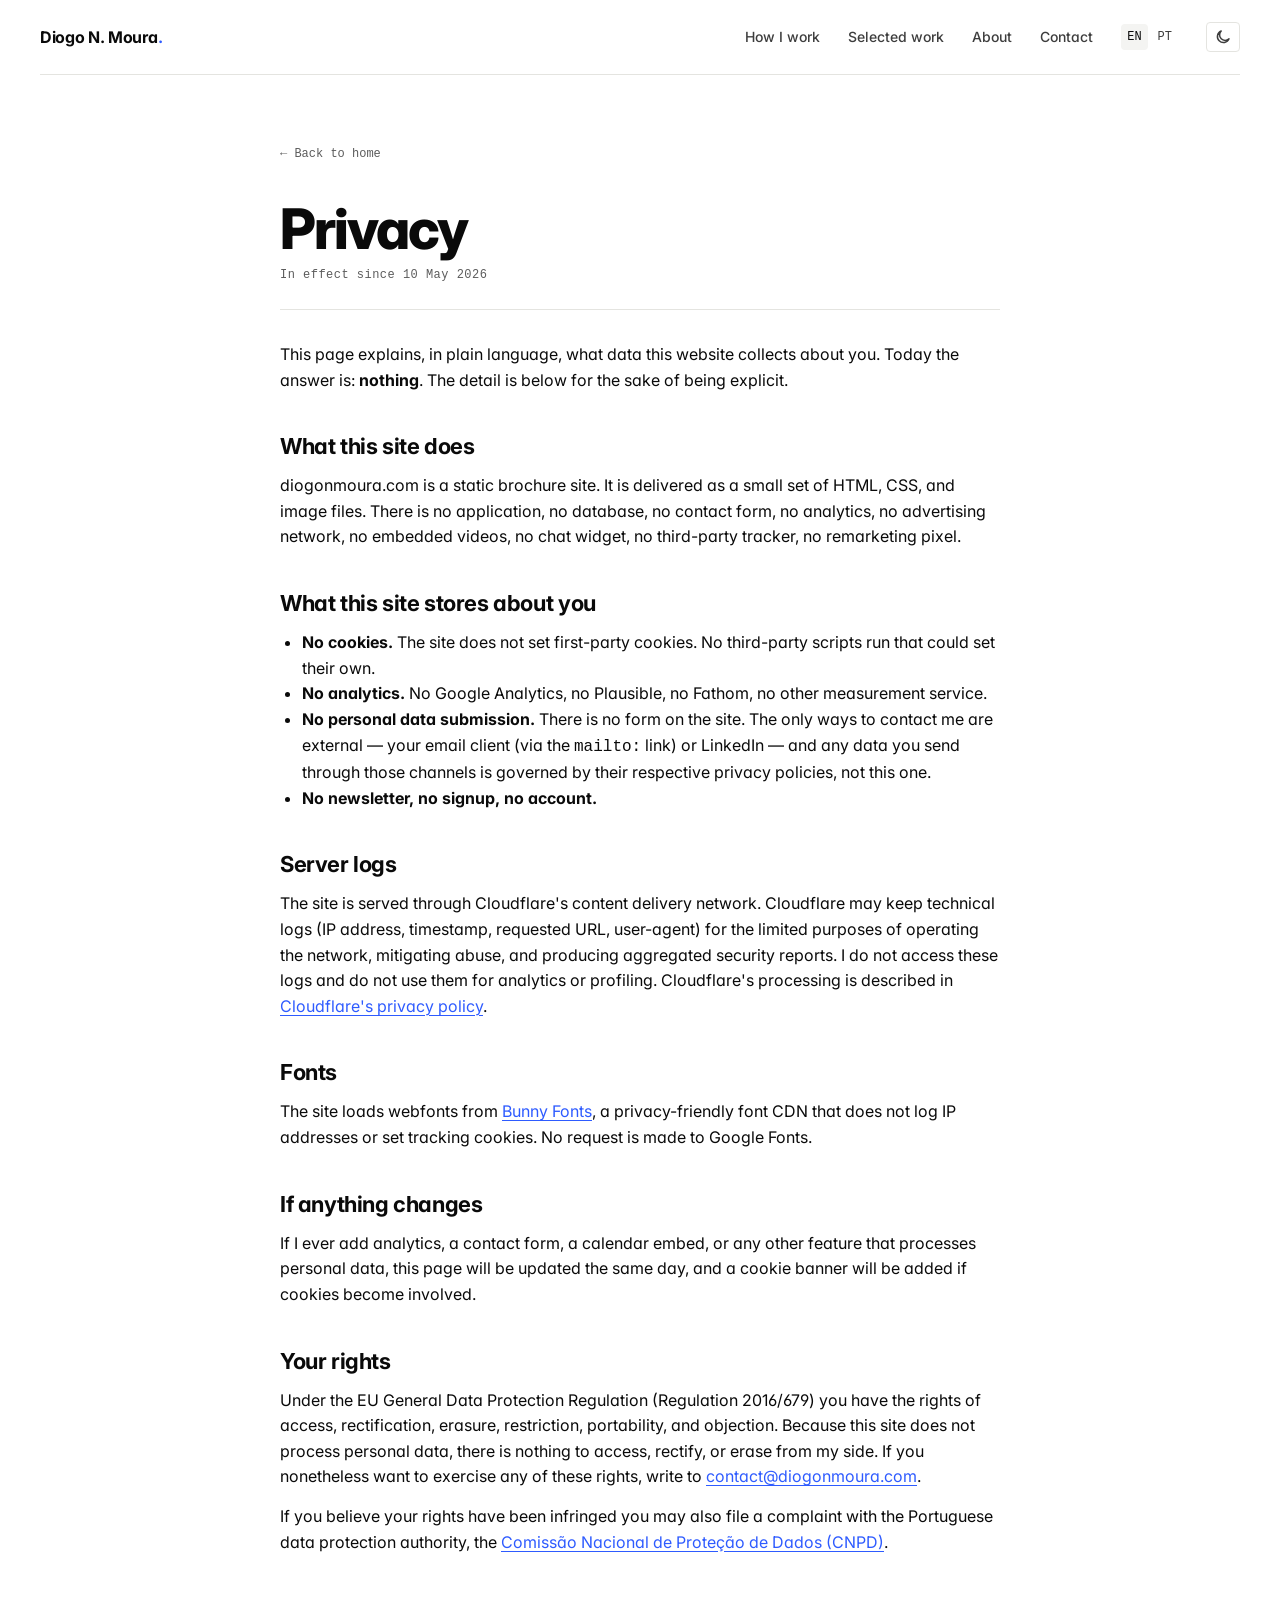
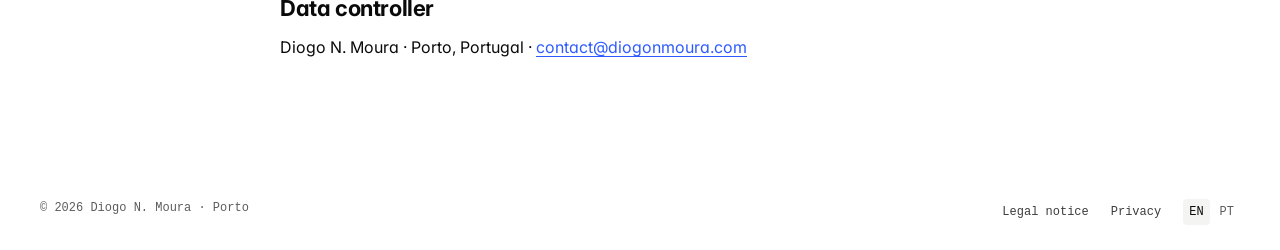
<file: privacy/index.html>
<!doctype html>
<html lang="en">
<head>
<meta charset="utf-8" />
<meta name="viewport" content="width=device-width, initial-scale=1" />
<title>Privacy — Diogo N. Moura</title>
<meta name="description" content="Privacy policy for diogonmoura.com." />
<meta name="theme-color" content="#FFFFFF" />
<meta name="robots" content="noindex, follow" />
<link rel="canonical" href="https://diogonmoura.com/privacy/" />
<link rel="alternate" hreflang="en" href="https://diogonmoura.com/privacy/" />
<link rel="alternate" hreflang="pt" href="https://diogonmoura.com/pt/privacidade/" />
<link rel="alternate" hreflang="x-default" href="https://diogonmoura.com/privacy/" />
<link rel="icon" href="/favicon.svg" type="image/svg+xml" />
<script>
  (function(){
    try{
      var q = (location.search.match(/[?&]theme=(dark|light)/) || [])[1];
      var t = q || localStorage.getItem('theme');
      var p = matchMedia('(prefers-color-scheme: dark)').matches;
      document.documentElement.dataset.theme = t || (p ? 'dark' : 'light');
    } catch(e){}
  })();
</script>
<link rel="preconnect" href="https://fonts.bunny.net" crossorigin />
<link rel="stylesheet" href="https://fonts.bunny.net/css?family=inter:400,500,600,700,800,900|jetbrains-mono:400,500&display=swap" />
<link rel="stylesheet" href="/styles.css?v=20261123" />
</head>
<body>

<a class="skip" href="#main">Skip to content</a>

<div class="wrap">
  <header class="topbar">
    <a class="mark" href="/">Diogo N. Moura<span class="dot">.</span></a>
    <nav aria-label="Primary">
      <a href="/#how">How I work</a>
      <a href="/#work">Selected work</a>
      <a href="/#about">About</a>
      <a href="/#contact">Contact</a>
      <span class="lang" aria-label="Language">
        <a href="/privacy/" class="active" aria-current="page" hreflang="en">EN</a>
        <a href="/pt/privacidade/" hreflang="pt" lang="pt">PT</a>
      </span>
      <button class="theme-toggle" type="button" aria-label="Toggle dark mode" onclick="toggleTheme()">
        <svg class="icon-moon" viewBox="0 0 16 16" fill="none" stroke="currentColor" stroke-width="1.5" stroke-linecap="round" stroke-linejoin="round" aria-hidden="true">
          <path d="M14 9.79A6 6 0 1 1 6.21 2 4.5 4.5 0 0 0 14 9.79Z"/>
        </svg>
        <svg class="icon-sun" viewBox="0 0 16 16" fill="none" stroke="currentColor" stroke-width="1.5" stroke-linecap="round" aria-hidden="true">
          <circle cx="8" cy="8" r="3"/>
          <line x1="8" y1="1" x2="8" y2="2.5"/>
          <line x1="8" y1="13.5" x2="8" y2="15"/>
          <line x1="1" y1="8" x2="2.5" y2="8"/>
          <line x1="13.5" y1="8" x2="15" y2="8"/>
          <line x1="3.05" y1="3.05" x2="4.1" y2="4.1"/>
          <line x1="11.9" y1="11.9" x2="12.95" y2="12.95"/>
          <line x1="3.05" y1="12.95" x2="4.1" y2="11.9"/>
          <line x1="11.9" y1="4.1" x2="12.95" y2="3.05"/>
        </svg>
      </button>
    </nav>
  </header>
</div>

<main id="main" class="wrap">
  <article class="legal-page">
    <a class="back" href="/">← Back to home</a>
    <h1>Privacy</h1>
    <div class="meta">In effect since 10 May 2026</div>

    <p>This page explains, in plain language, what data this website collects about you. Today the answer is: <strong>nothing</strong>. The detail is below for the sake of being explicit.</p>

    <h2>What this site does</h2>
    <p>diogonmoura.com is a static brochure site. It is delivered as a small set of HTML, CSS, and image files. There is no application, no database, no contact form, no analytics, no advertising network, no embedded videos, no chat widget, no third-party tracker, no remarketing pixel.</p>

    <h2>What this site stores about you</h2>
    <ul>
      <li><strong>No cookies.</strong> The site does not set first-party cookies. No third-party scripts run that could set their own.</li>
      <li><strong>No analytics.</strong> No Google Analytics, no Plausible, no Fathom, no other measurement service.</li>
      <li><strong>No personal data submission.</strong> There is no form on the site. The only ways to contact me are external — your email client (via the <code>mailto:</code> link) or LinkedIn — and any data you send through those channels is governed by their respective privacy policies, not this one.</li>
      <li><strong>No newsletter, no signup, no account.</strong></li>
    </ul>

    <h2>Server logs</h2>
    <p>The site is served through Cloudflare's content delivery network. Cloudflare may keep technical logs (IP address, timestamp, requested URL, user-agent) for the limited purposes of operating the network, mitigating abuse, and producing aggregated security reports. I do not access these logs and do not use them for analytics or profiling. Cloudflare's processing is described in <a href="https://www.cloudflare.com/privacypolicy/" target="_blank" rel="noopener">Cloudflare's privacy policy</a>.</p>

    <h2>Fonts</h2>
    <p>The site loads webfonts from <a href="https://fonts.bunny.net/" target="_blank" rel="noopener">Bunny Fonts</a>, a privacy-friendly font CDN that does not log IP addresses or set tracking cookies. No request is made to Google Fonts.</p>

    <h2>If anything changes</h2>
    <p>If I ever add analytics, a contact form, a calendar embed, or any other feature that processes personal data, this page will be updated the same day, and a cookie banner will be added if cookies become involved.</p>

    <h2>Your rights</h2>
    <p>Under the EU General Data Protection Regulation (Regulation 2016/679) you have the rights of access, rectification, erasure, restriction, portability, and objection. Because this site does not process personal data, there is nothing to access, rectify, or erase from my side. If you nonetheless want to exercise any of these rights, write to <a href="mailto:contact@diogonmoura.com">contact@diogonmoura.com</a>.</p>
    <p>If you believe your rights have been infringed you may also file a complaint with the Portuguese data protection authority, the <a href="https://www.cnpd.pt/" target="_blank" rel="noopener">Comissão Nacional de Proteção de Dados (CNPD)</a>.</p>

    <h2>Data controller</h2>
    <p>Diogo N. Moura · Porto, Portugal · <a href="mailto:contact@diogonmoura.com">contact@diogonmoura.com</a></p>
  </article>
</main>

<div class="wrap">
  <footer>
    <div>© <span id="y"></span> Diogo N. Moura · Porto</div>
    <div class="right">
      <a href="/legal/">Legal notice</a>
      <a href="/privacy/">Privacy</a>
      <span class="lang">
        <a href="/privacy/" class="active" aria-current="page" hreflang="en">EN</a>
        <a href="/pt/privacidade/" hreflang="pt" lang="pt">PT</a>
      </span>
    </div>
  </footer>
</div>

<script>
  document.getElementById("y").textContent = new Date().getFullYear();
  function toggleTheme(){
    var d = document.documentElement;
    var next = d.dataset.theme === 'dark' ? 'light' : 'dark';
    d.dataset.theme = next;
    try { localStorage.setItem('theme', next); } catch(e) {}
  }
</script>
</body>
</html>
</file>
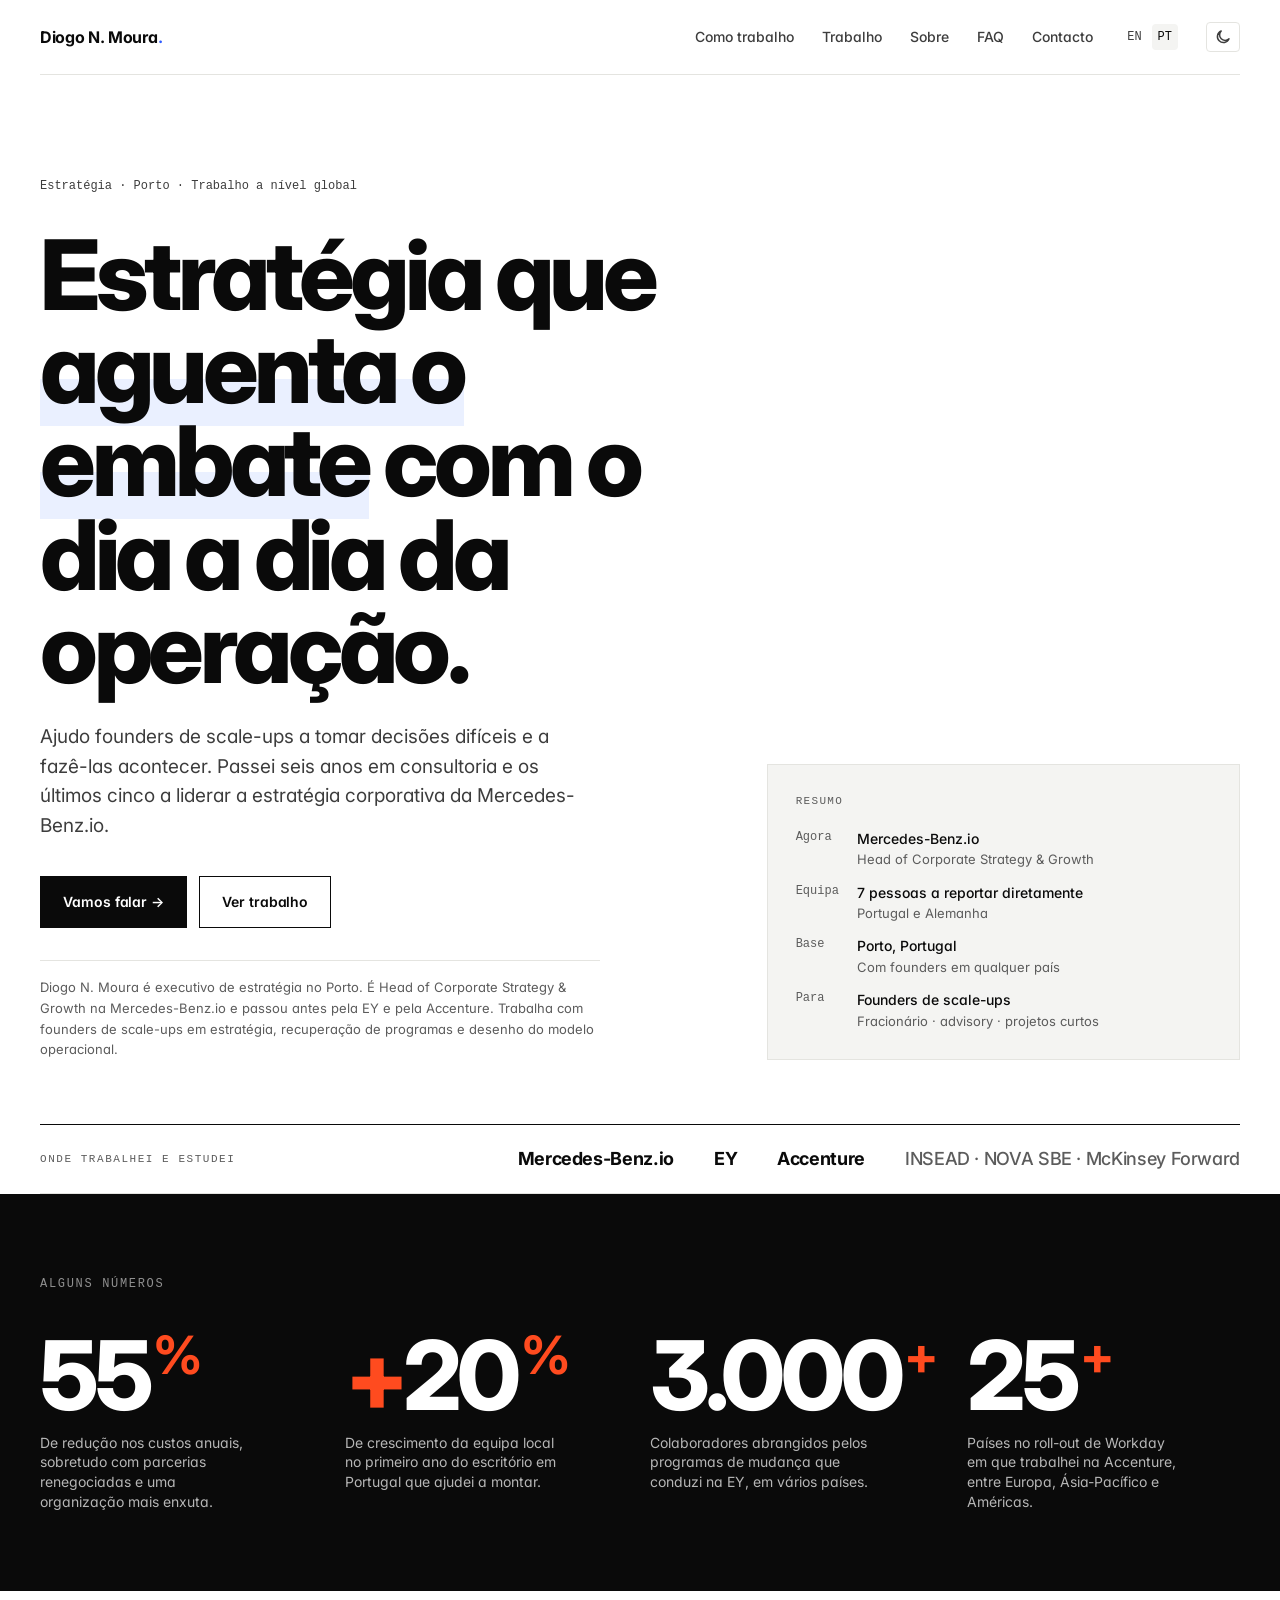
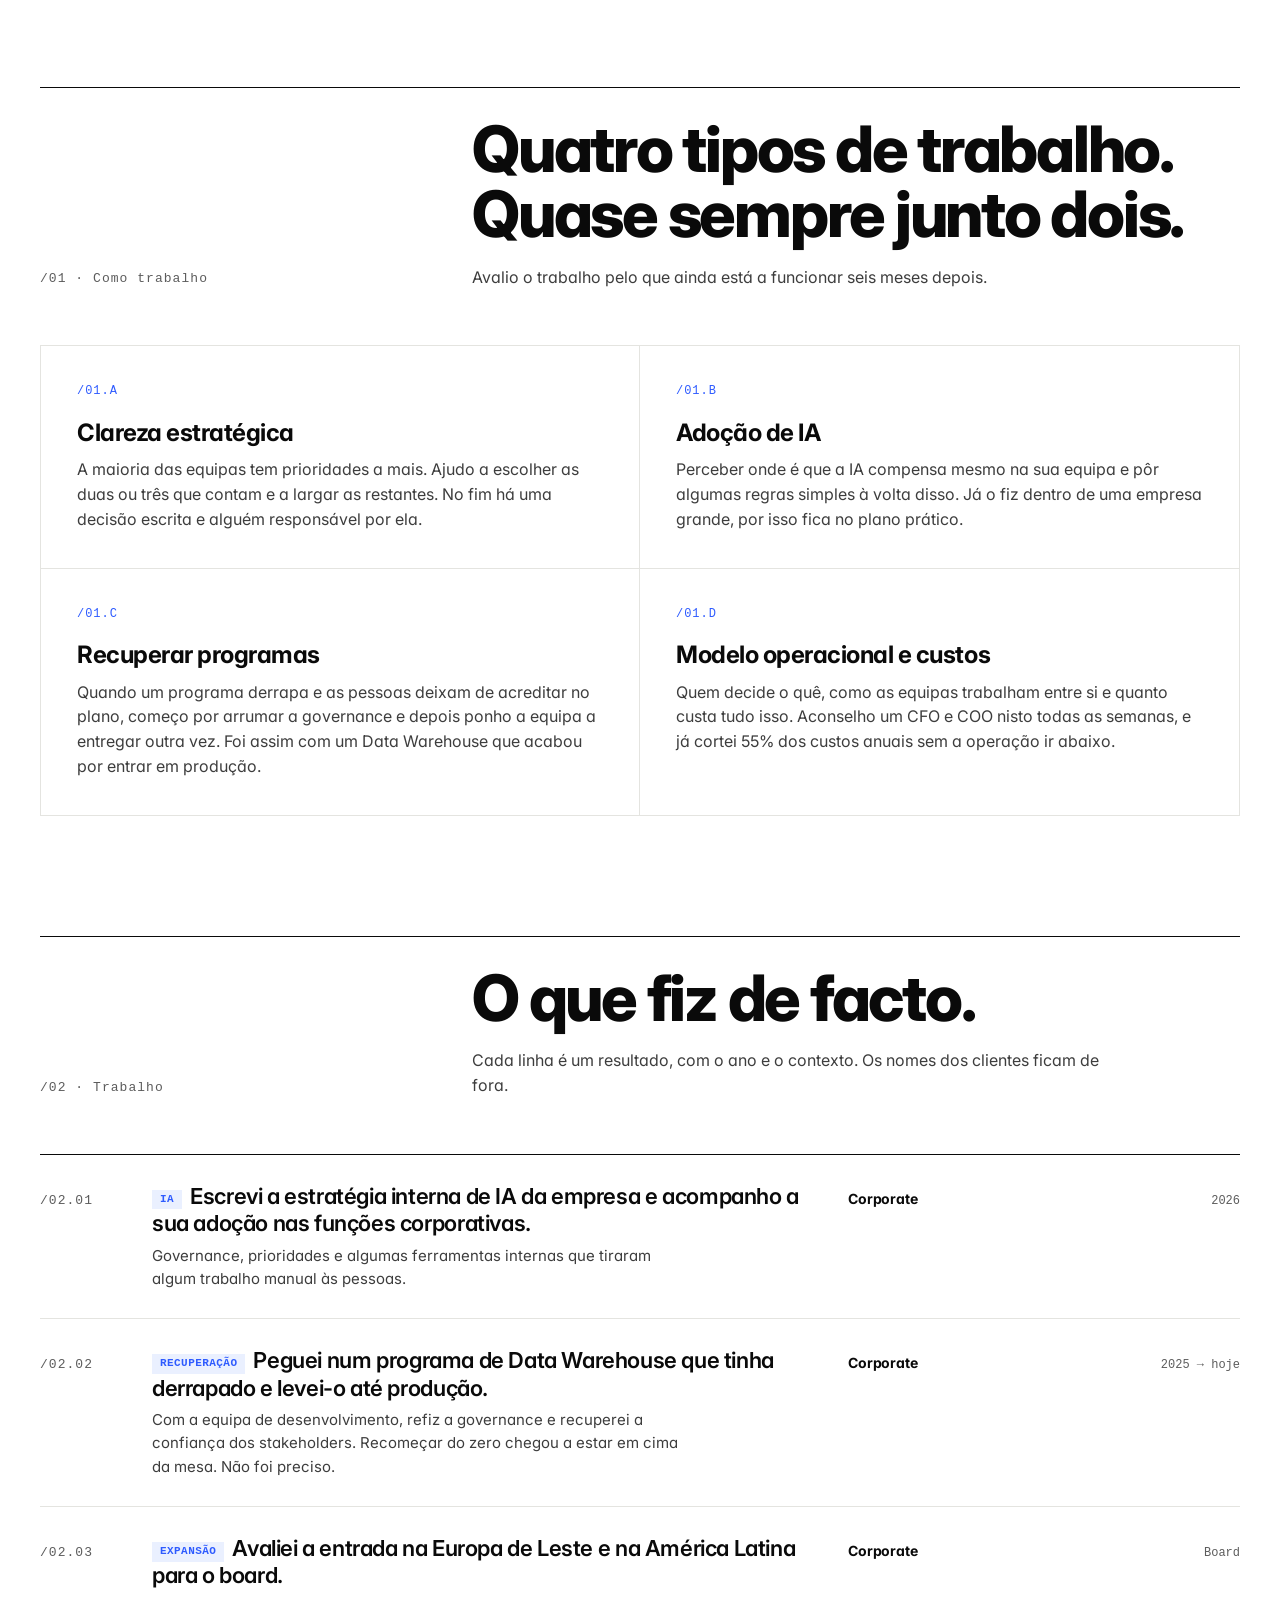
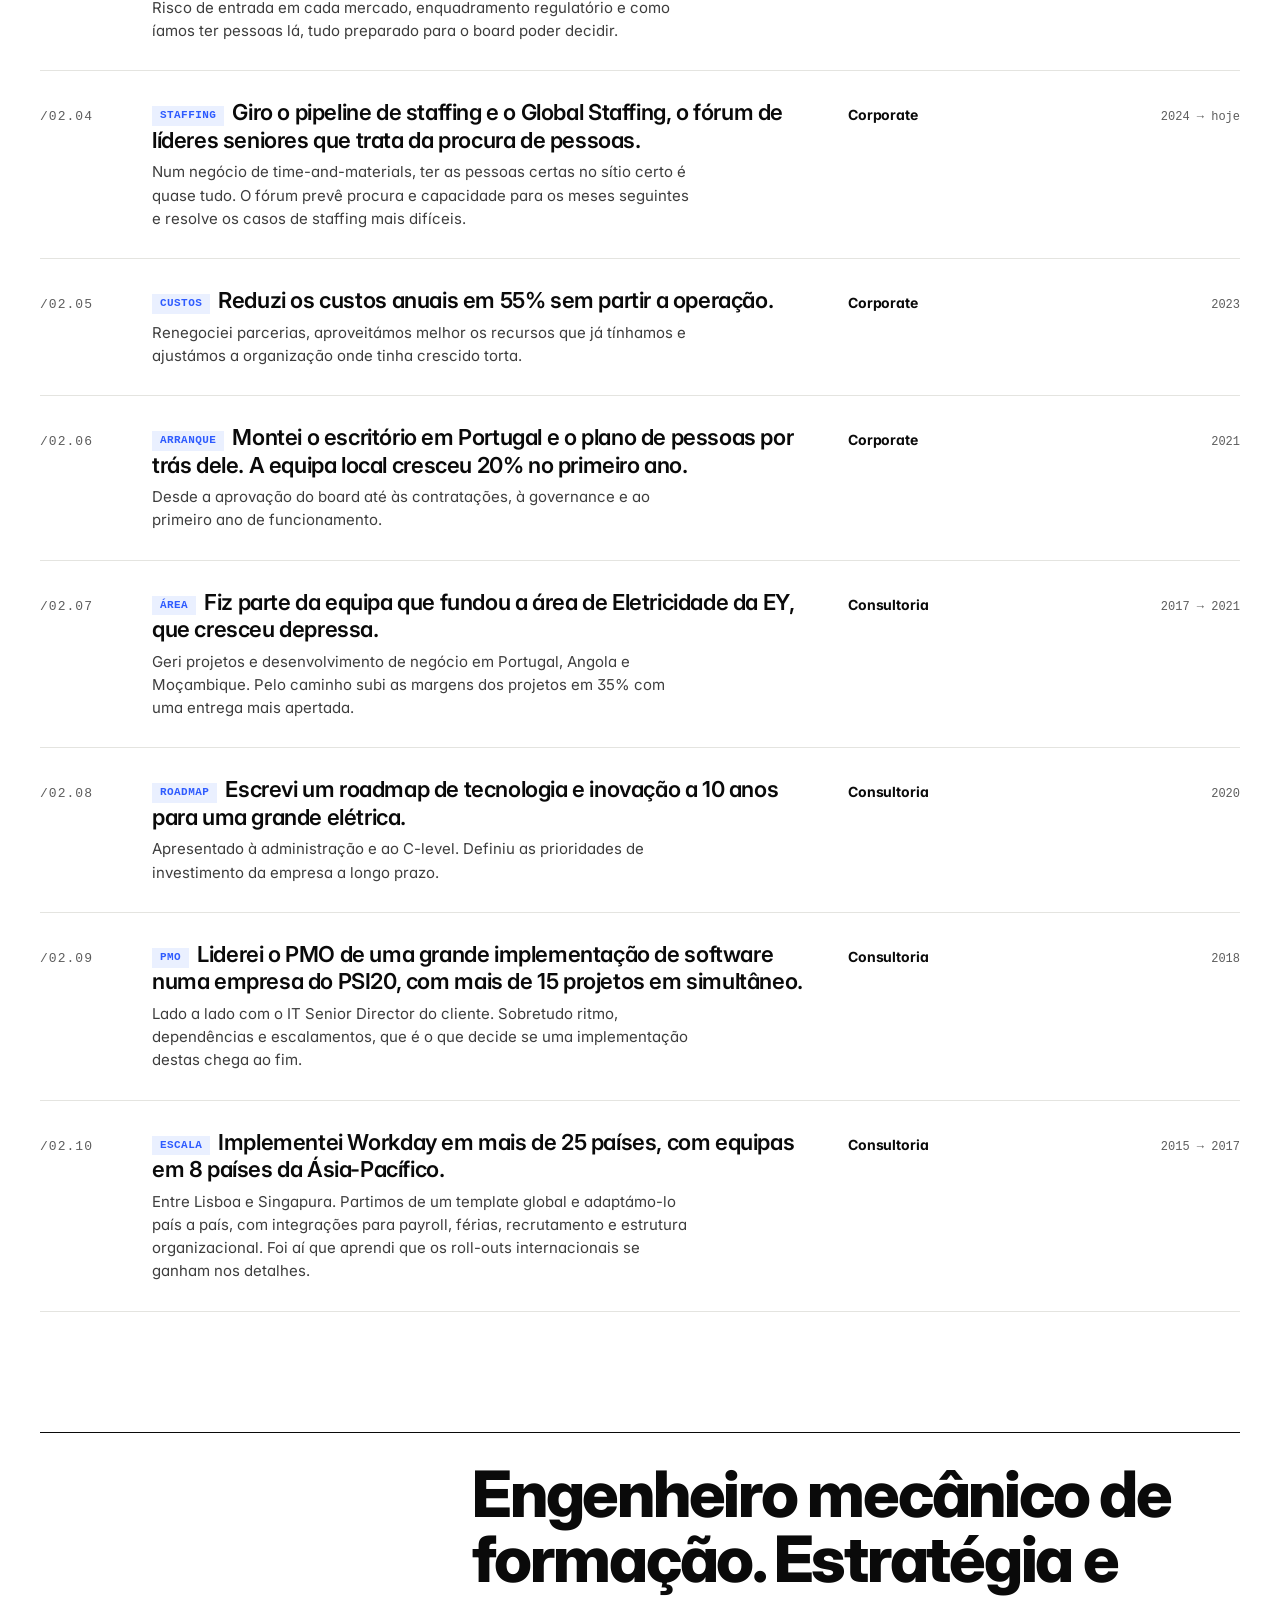
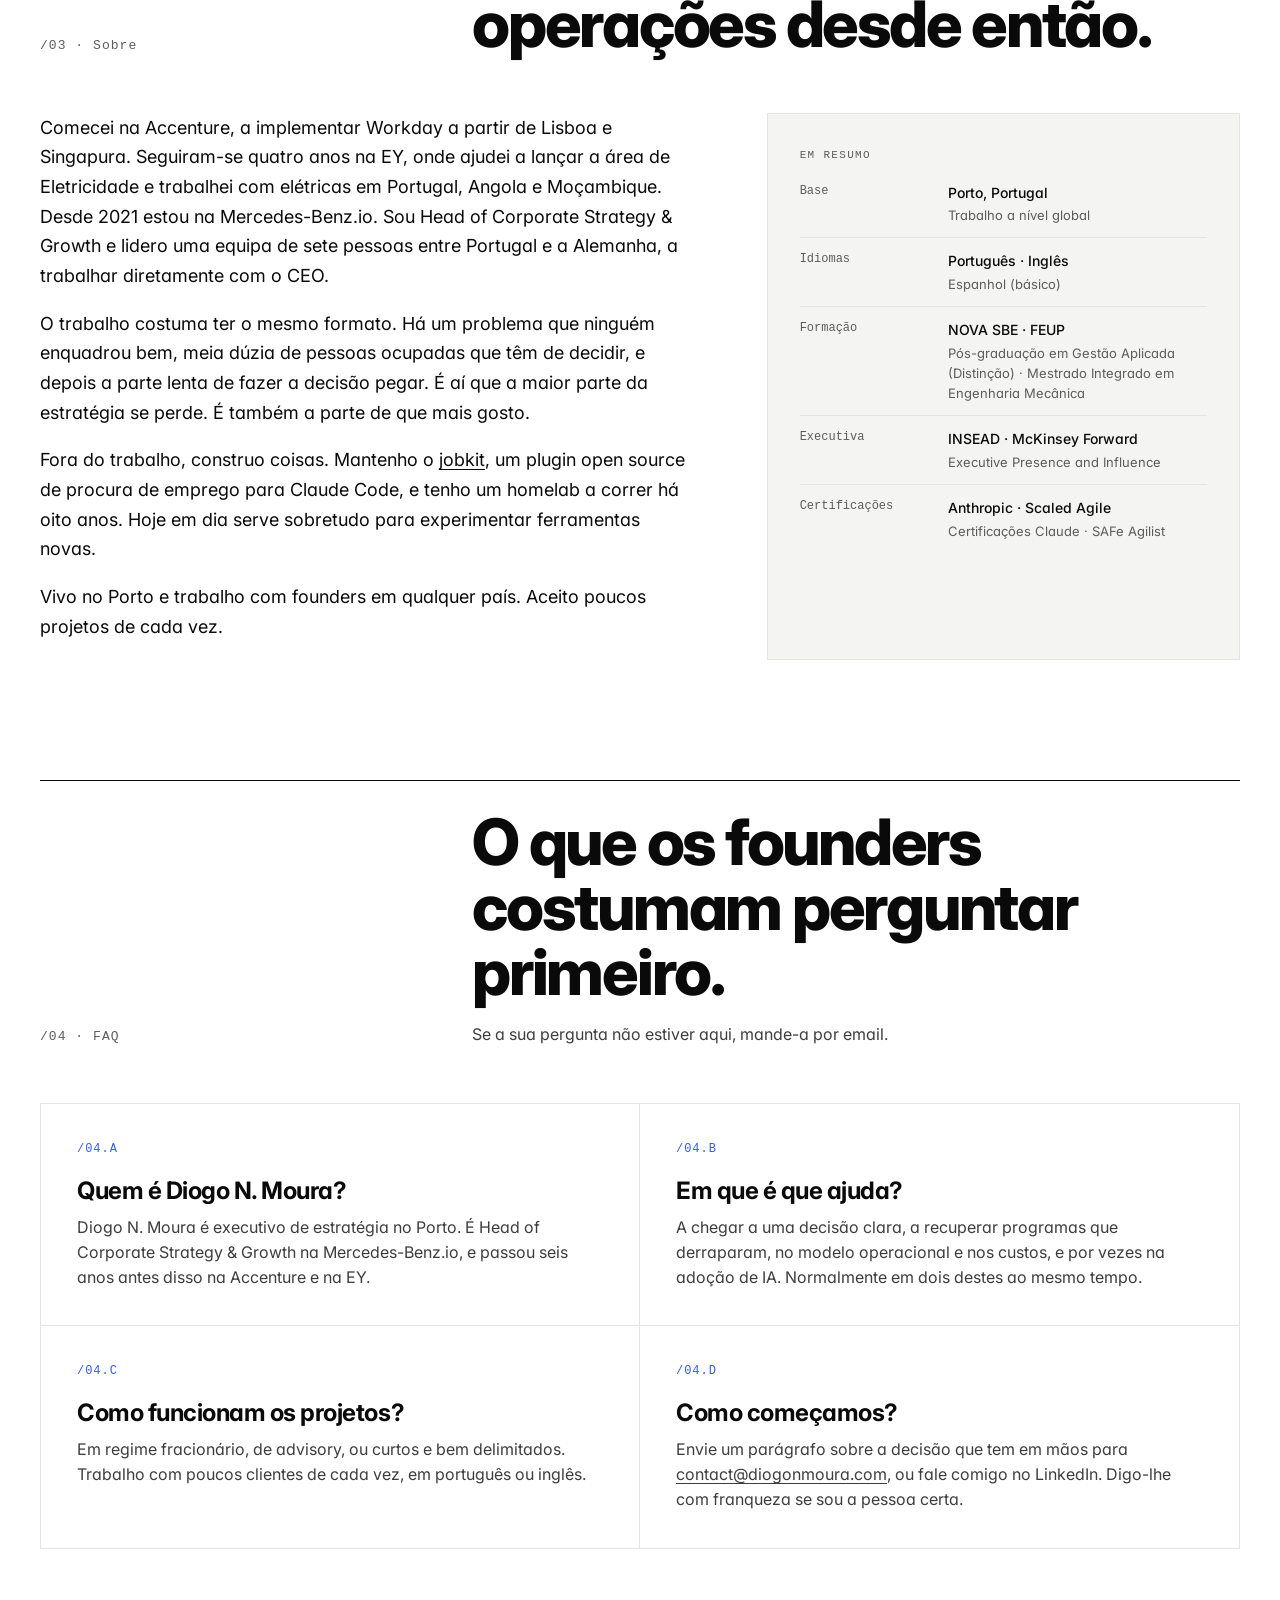
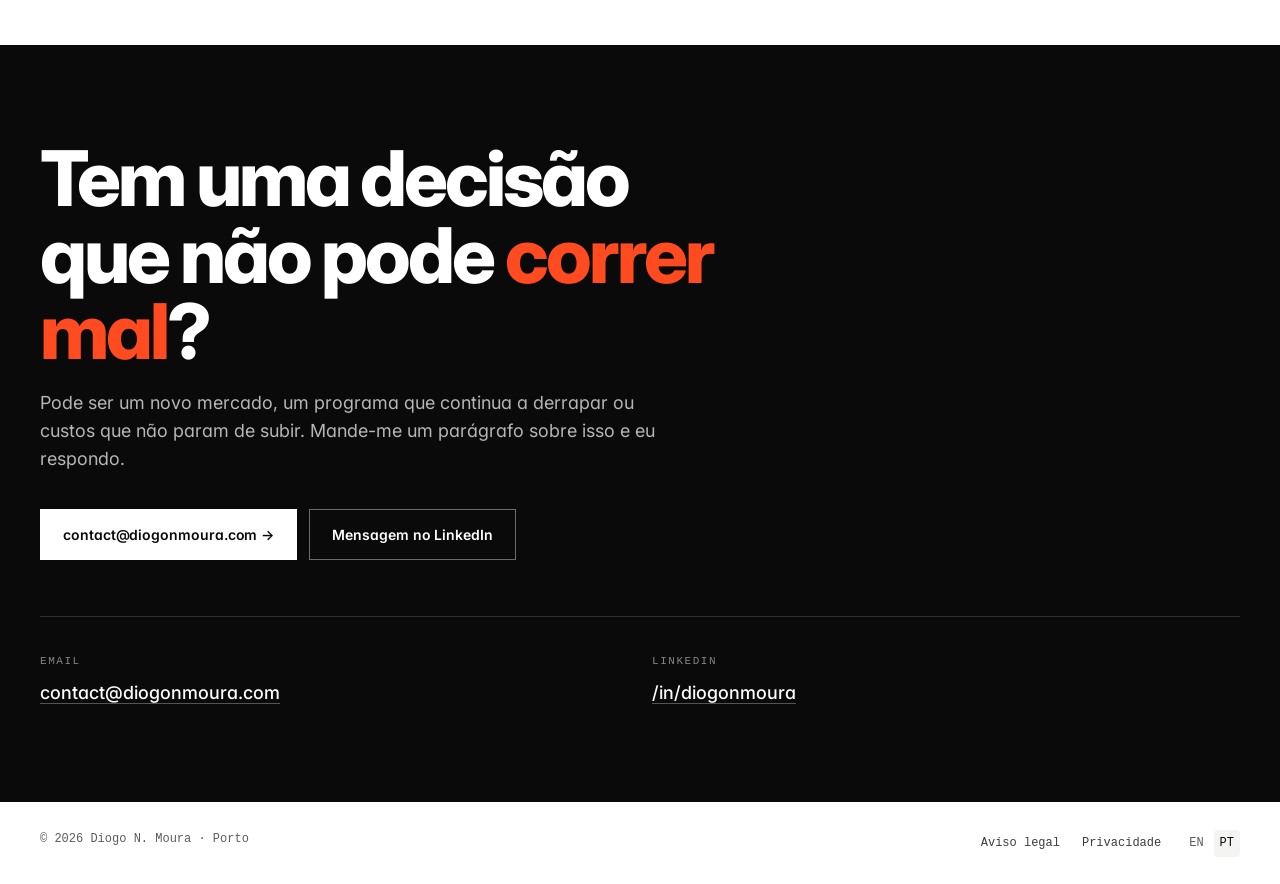
<file: pt/index.html>
<!doctype html>
<html lang="pt-PT">
<head>
<meta charset="utf-8" />
<meta name="viewport" content="width=device-width, initial-scale=1" />
<title>Diogo N. Moura | Estratégia para founders de scale-ups, Porto</title>
<meta name="description" content="Diogo N. Moura é executivo de estratégia no Porto. Lidera a estratégia corporativa da Mercedes-Benz.io e trabalha com founders de scale-ups em estratégia, recuperação de programas, modelo operacional e custos." />
<meta name="robots" content="index, follow, max-snippet:-1, max-image-preview:large" />
<link rel="alternate" type="text/plain" title="LLM summary" href="https://diogonmoura.com/llms.txt" />
<meta name="theme-color" content="#0A0A0A" />
<meta name="author" content="Diogo N. Moura" />
<link rel="canonical" href="https://diogonmoura.com/pt/" />
<link rel="alternate" hreflang="en" href="https://diogonmoura.com/" />
<link rel="alternate" hreflang="pt" href="https://diogonmoura.com/pt/" />
<link rel="alternate" hreflang="x-default" href="https://diogonmoura.com/" />

<meta property="og:type" content="profile" />
<meta property="og:locale" content="pt_PT" />
<meta property="og:locale:alternate" content="en_GB" />
<meta property="og:site_name" content="Diogo N. Moura" />
<meta property="og:url" content="https://diogonmoura.com/pt/" />
<meta property="og:title" content="Diogo N. Moura | Estratégia para founders de scale-ups" />
<meta property="og:description" content="Ajudo founders de scale-ups a tomar decisões difíceis e a fazê-las acontecer." />
<meta property="og:image" content="https://diogonmoura.com/og.png" />
<meta property="og:image:width" content="1200" />
<meta property="og:image:height" content="630" />
<meta property="og:image:alt" content="Diogo N. Moura, estratégia para founders de scale-ups" />
<meta property="profile:first_name" content="Diogo" />
<meta property="profile:last_name" content="Moura" />
<meta name="twitter:card" content="summary_large_image" />
<meta name="twitter:title" content="Diogo N. Moura | Estratégia para founders de scale-ups" />
<meta name="twitter:description" content="Ajudo founders de scale-ups a tomar decisões difíceis e a fazê-las acontecer." />
<meta name="twitter:image" content="https://diogonmoura.com/og.png" />

<link rel="icon" href="/favicon.svg" type="image/svg+xml" />
<script>
  (function(){
    try{
      var q = (location.search.match(/[?&]theme=(dark|light)/) || [])[1];
      var t = q || localStorage.getItem('theme');
      var p = matchMedia('(prefers-color-scheme: dark)').matches;
      document.documentElement.dataset.theme = t || (p ? 'dark' : 'light');
    } catch(e){}
  })();
</script>
<link rel="preconnect" href="https://fonts.bunny.net" crossorigin />
<link rel="stylesheet" href="https://fonts.bunny.net/css?family=inter:400,500,600,700,800,900|jetbrains-mono:400,500&display=swap" />
<link rel="stylesheet" href="/styles.css?v=20261123" />

<script type="application/ld+json">
{
  "@context": "https://schema.org",
  "@graph": [
    {
      "@type": "ProfilePage",
      "@id": "https://diogonmoura.com/pt/#page",
      "url": "https://diogonmoura.com/pt/",
      "name": "Diogo N. Moura | Estratégia para founders de scale-ups",
      "isPartOf": { "@id": "https://diogonmoura.com/#site" },
      "mainEntity": { "@id": "https://diogonmoura.com/#person" },
      "dateModified": "2026-11-23",
      "inLanguage": "pt-PT"
    },
    {
      "@type": "Person",
      "@id": "https://diogonmoura.com/#person",
      "name": "Diogo N. Moura",
      "alternateName": ["Diogo Moura", "Diogo N Moura"],
      "url": "https://diogonmoura.com/",
      "jobTitle": "Head of Corporate Strategy & Growth",
      "worksFor": { "@type": "Organization", "name": "Mercedes-Benz.io", "url": "https://www.mercedes-benz.io/" },
      "address": { "@type": "PostalAddress", "addressLocality": "Porto", "addressCountry": "PT" },
      "knowsLanguage": ["pt", "en", "es"],
      "sameAs": [
        "https://www.linkedin.com/in/diogonmoura",
        "https://github.com/diogonmoura",
        "https://about.me/diogonmoura"
      ],
      "email": "mailto:contact@diogonmoura.com",
      "description": "Executivo de estratégia no Porto, com mais de dez anos entre consultoria (Accenture, EY) e liderança corporativa. Head of Corporate Strategy & Growth na Mercedes-Benz.io. Aceita um número reduzido de projetos com founders de scale-ups, em regime fracionário, de advisory ou de curta duração."
    },
    {
      "@type": "FAQPage",
      "@id": "https://diogonmoura.com/pt/#faq",
      "inLanguage": "pt-PT",
      "mainEntity": [
        {
          "@type": "Question",
          "name": "Quem é Diogo N. Moura?",
          "acceptedAnswer": { "@type": "Answer", "text": "Diogo N. Moura é executivo de estratégia no Porto. É Head of Corporate Strategy & Growth na Mercedes-Benz.io, onde lidera uma equipa de sete pessoas entre Portugal e a Alemanha e trabalha diretamente com o CEO. Antes disso passou seis anos em consultoria, na Accenture e na EY." }
        },
        {
          "@type": "Question",
          "name": "Em que é que Diogo N. Moura ajuda founders de scale-ups?",
          "acceptedAnswer": { "@type": "Answer", "text": "Em quatro tipos de trabalho: chegar a uma decisão clara numa questão estratégica, recuperar programas que derraparam, acertar o modelo operacional e a estrutura de custos, e adoção de IA. A maioria dos projetos junta dois destes." }
        },
        {
          "@type": "Question",
          "name": "Como contactar Diogo N. Moura?",
          "acceptedAnswer": { "@type": "Answer", "text": "Por email para contact@diogonmoura.com ou no LinkedIn em linkedin.com/in/diogonmoura. Basta um parágrafo sobre a decisão que tem em mãos." }
        }
      ]
    }
  ]
}
</script>
</head>
<body>

<a class="skip" href="#main">Saltar para o conteúdo</a>

<div class="wrap">
  <header class="topbar">
    <a class="mark" href="/pt/">Diogo N. Moura<span class="dot">.</span></a>
    <nav aria-label="Principal">
      <a href="#how">Como trabalho</a>
      <a href="#work">Trabalho</a>
      <a href="#about">Sobre</a>
      <a href="#faq">FAQ</a>
      <a href="#contact">Contacto</a>
      <span class="lang" aria-label="Idioma">
        <a href="/" hreflang="en" lang="en">EN</a>
        <a href="/pt/" class="active" aria-current="page" hreflang="pt">PT</a>
      </span>
      <button class="theme-toggle" type="button" aria-label="Alternar modo escuro" onclick="toggleTheme()">
        <svg class="icon-moon" viewBox="0 0 16 16" fill="none" stroke="currentColor" stroke-width="1.5" stroke-linecap="round" stroke-linejoin="round" aria-hidden="true">
          <path d="M14 9.79A6 6 0 1 1 6.21 2 4.5 4.5 0 0 0 14 9.79Z"/>
        </svg>
        <svg class="icon-sun" viewBox="0 0 16 16" fill="none" stroke="currentColor" stroke-width="1.5" stroke-linecap="round" aria-hidden="true">
          <circle cx="8" cy="8" r="3"/>
          <line x1="8" y1="1" x2="8" y2="2.5"/>
          <line x1="8" y1="13.5" x2="8" y2="15"/>
          <line x1="1" y1="8" x2="2.5" y2="8"/>
          <line x1="13.5" y1="8" x2="15" y2="8"/>
          <line x1="3.05" y1="3.05" x2="4.1" y2="4.1"/>
          <line x1="11.9" y1="11.9" x2="12.95" y2="12.95"/>
          <line x1="3.05" y1="12.95" x2="4.1" y2="11.9"/>
          <line x1="11.9" y1="4.1" x2="12.95" y2="3.05"/>
        </svg>
      </button>
    </nav>
  </header>
</div>

<main id="main">

<div class="wrap">
  <section class="hero">
    <div class="hero-grid">
      <div>
        <div class="tag">Estratégia · Porto · Trabalho a nível global</div>
        <h1>Estratégia que <u>aguenta o embate</u> com o dia a dia da operação.</h1>
        <p class="lede">
          Ajudo founders de scale-ups a tomar decisões difíceis e a fazê-las acontecer.
          Passei seis anos em consultoria e os últimos cinco a liderar a estratégia
          corporativa da Mercedes-Benz.io.
        </p>
        <div class="ctas">
          <a class="btn primary" href="#contact">Vamos falar →</a>
          <a class="btn ghost" href="#work">Ver trabalho</a>
        </div>
        <p class="hero-fact">
          Diogo N. Moura é executivo de estratégia no Porto. É Head of Corporate Strategy &amp; Growth
          na Mercedes-Benz.io e passou antes pela EY e pela Accenture. Trabalha com founders de
          scale-ups em estratégia, recuperação de programas e desenho do modelo operacional.
        </p>
      </div>
      <aside class="hero-side" aria-label="Resumo">
        <p class="card-label">Resumo</p>
        <dl>
          <dt>Agora</dt>   <dd>Mercedes-Benz.io<em>Head of Corporate Strategy &amp; Growth</em></dd>
          <dt>Equipa</dt>  <dd>7 pessoas a reportar diretamente<em>Portugal e Alemanha</em></dd>
          <dt>Base</dt>    <dd>Porto, Portugal<em>Com founders em qualquer país</em></dd>
          <dt>Para</dt>    <dd>Founders de scale-ups<em>Fracionário · advisory · projetos curtos</em></dd>
        </dl>
      </aside>
    </div>
  </section>
</div>

<div class="wrap">
  <div class="logos" aria-label="Percurso">
    <div class="lbl">Onde trabalhei e estudei</div>
    <div class="row">
      <span>Mercedes-Benz.io</span>
      <span>EY</span>
      <span>Accenture</span>
      <span class="softer">INSEAD · NOVA SBE · McKinsey Forward</span>
    </div>
  </div>
</div>

<section class="stats" aria-label="Alguns resultados">
  <div class="wrap">
    <div class="head">Alguns números</div>
    <div class="stats-grid">
      <div class="stat">
        <div class="n">55<span class="small">%</span></div>
        <div class="lbl">De redução nos custos anuais, sobretudo com parcerias renegociadas e uma organização mais enxuta.</div>
      </div>
      <div class="stat">
        <div class="n"><span class="plus">+</span>20<span class="small">%</span></div>
        <div class="lbl">De crescimento da equipa local no primeiro ano do escritório em Portugal que ajudei a montar.</div>
      </div>
      <div class="stat">
        <div class="n">3.000<span class="small">+</span></div>
        <div class="lbl">Colaboradores abrangidos pelos programas de mudança que conduzi na EY, em vários países.</div>
      </div>
      <div class="stat">
        <div class="n">25<span class="small">+</span></div>
        <div class="lbl">Países no roll-out de Workday em que trabalhei na Accenture, entre Europa, Ásia-Pacífico e Américas.</div>
      </div>
    </div>
  </div>
</section>

<div class="wrap">
  <section class="sec" id="how" aria-labelledby="how-h">
    <div class="sec-head">
      <div class="num">/01 · Como trabalho</div>
      <div>
        <h2 id="how-h">Quatro tipos de trabalho. Quase sempre junto dois.</h2>
        <p class="lead">Avalio o trabalho pelo que ainda está a funcionar seis meses depois.</p>
      </div>
    </div>
    <div class="doings">
      <div class="item">
        <div class="ix">/01.A</div>
        <h3>Clareza estratégica</h3>
        <p>A maioria das equipas tem prioridades a mais. Ajudo a escolher as duas ou três que contam e a largar as restantes. No fim há uma decisão escrita e alguém responsável por ela.</p>
      </div>
      <div class="item">
        <div class="ix">/01.B</div>
        <h3>Adoção de IA</h3>
        <p>Perceber onde é que a IA compensa mesmo na sua equipa e pôr algumas regras simples à volta disso. Já o fiz dentro de uma empresa grande, por isso fica no plano prático.</p>
      </div>
      <div class="item">
        <div class="ix">/01.C</div>
        <h3>Recuperar programas</h3>
        <p>Quando um programa derrapa e as pessoas deixam de acreditar no plano, começo por arrumar a governance e depois ponho a equipa a entregar outra vez. Foi assim com um Data Warehouse que acabou por entrar em produção.</p>
      </div>
      <div class="item">
        <div class="ix">/01.D</div>
        <h3>Modelo operacional e custos</h3>
        <p>Quem decide o quê, como as equipas trabalham entre si e quanto custa tudo isso. Aconselho um CFO e COO nisto todas as semanas, e já cortei 55% dos custos anuais sem a operação ir abaixo.</p>
      </div>
    </div>
  </section>
</div>

<div class="wrap">
  <section class="sec" id="work" aria-labelledby="work-h" style="padding-top: 24px;">
    <div class="sec-head">
      <div class="num">/02 · Trabalho</div>
      <div>
        <h2 id="work-h">O que fiz de facto.</h2>
        <p class="lead">Cada linha é um resultado, com o ano e o contexto. Os nomes dos clientes ficam de fora.</p>
      </div>
    </div>

    <div class="cases">
      <article class="case">
        <div class="ix">/02.01</div>
        <div class="body">
          <h3><span class="pin">IA</span>Escrevi a estratégia interna de IA da empresa e acompanho a sua adoção nas funções corporativas.</h3>
          <p>Governance, prioridades e algumas ferramentas internas que tiraram algum trabalho manual às pessoas.</p>
        </div>
        <div class="where">Corporate</div>
        <div class="when">2026</div>
      </article>

      <article class="case">
        <div class="ix">/02.02</div>
        <div class="body">
          <h3><span class="pin">RECUPERAÇÃO</span>Peguei num programa de Data Warehouse que tinha derrapado e levei-o até produção.</h3>
          <p>Com a equipa de desenvolvimento, refiz a governance e recuperei a confiança dos stakeholders. Recomeçar do zero chegou a estar em cima da mesa. Não foi preciso.</p>
        </div>
        <div class="where">Corporate</div>
        <div class="when">2025 → hoje</div>
      </article>

      <article class="case">
        <div class="ix">/02.03</div>
        <div class="body">
          <h3><span class="pin">EXPANSÃO</span>Avaliei a entrada na Europa de Leste e na América Latina para o board.</h3>
          <p>Risco de entrada em cada mercado, enquadramento regulatório e como íamos ter pessoas lá, tudo preparado para o board poder decidir.</p>
        </div>
        <div class="where">Corporate</div>
        <div class="when">Board</div>
      </article>

      <article class="case">
        <div class="ix">/02.04</div>
        <div class="body">
          <h3><span class="pin">STAFFING</span>Giro o pipeline de staffing e o Global Staffing, o fórum de líderes seniores que trata da procura de pessoas.</h3>
          <p>Num negócio de time-and-materials, ter as pessoas certas no sítio certo é quase tudo. O fórum prevê procura e capacidade para os meses seguintes e resolve os casos de staffing mais difíceis.</p>
        </div>
        <div class="where">Corporate</div>
        <div class="when">2024 → hoje</div>
      </article>

      <article class="case">
        <div class="ix">/02.05</div>
        <div class="body">
          <h3><span class="pin">CUSTOS</span>Reduzi os custos anuais em 55% sem partir a operação.</h3>
          <p>Renegociei parcerias, aproveitámos melhor os recursos que já tínhamos e ajustámos a organização onde tinha crescido torta.</p>
        </div>
        <div class="where">Corporate</div>
        <div class="when">2023</div>
      </article>

      <article class="case">
        <div class="ix">/02.06</div>
        <div class="body">
          <h3><span class="pin">ARRANQUE</span>Montei o escritório em Portugal e o plano de pessoas por trás dele. A equipa local cresceu 20% no primeiro ano.</h3>
          <p>Desde a aprovação do board até às contratações, à governance e ao primeiro ano de funcionamento.</p>
        </div>
        <div class="where">Corporate</div>
        <div class="when">2021</div>
      </article>

      <article class="case">
        <div class="ix">/02.07</div>
        <div class="body">
          <h3><span class="pin">ÁREA</span>Fiz parte da equipa que fundou a área de Eletricidade da EY, que cresceu depressa.</h3>
          <p>Geri projetos e desenvolvimento de negócio em Portugal, Angola e Moçambique. Pelo caminho subi as margens dos projetos em 35% com uma entrega mais apertada.</p>
        </div>
        <div class="where">Consultoria</div>
        <div class="when">2017 → 2021</div>
      </article>

      <article class="case">
        <div class="ix">/02.08</div>
        <div class="body">
          <h3><span class="pin">ROADMAP</span>Escrevi um roadmap de tecnologia e inovação a 10 anos para uma grande elétrica.</h3>
          <p>Apresentado à administração e ao C-level. Definiu as prioridades de investimento da empresa a longo prazo.</p>
        </div>
        <div class="where">Consultoria</div>
        <div class="when">2020</div>
      </article>

      <article class="case">
        <div class="ix">/02.09</div>
        <div class="body">
          <h3><span class="pin">PMO</span>Liderei o PMO de uma grande implementação de software numa empresa do PSI20, com mais de 15 projetos em simultâneo.</h3>
          <p>Lado a lado com o IT Senior Director do cliente. Sobretudo ritmo, dependências e escalamentos, que é o que decide se uma implementação destas chega ao fim.</p>
        </div>
        <div class="where">Consultoria</div>
        <div class="when">2018</div>
      </article>

      <article class="case">
        <div class="ix">/02.10</div>
        <div class="body">
          <h3><span class="pin">ESCALA</span>Implementei Workday em mais de 25 países, com equipas em 8 países da Ásia-Pacífico.</h3>
          <p>Entre Lisboa e Singapura. Partimos de um template global e adaptámo-lo país a país, com integrações para payroll, férias, recrutamento e estrutura organizacional. Foi aí que aprendi que os roll-outs internacionais se ganham nos detalhes.</p>
        </div>
        <div class="where">Consultoria</div>
        <div class="when">2015 → 2017</div>
      </article>
    </div>
  </section>
</div>

<div class="wrap">
  <section class="sec" id="about" aria-labelledby="about-h" style="padding-top: 24px;">
    <div class="sec-head">
      <div class="num">/03 · Sobre</div>
      <div>
        <h2 id="about-h">Engenheiro mecânico de formação. Estratégia e operações desde então.</h2>
      </div>
    </div>
    <div class="about">
      <div>
        <p>Comecei na Accenture, a implementar Workday a partir de Lisboa e Singapura. Seguiram-se quatro anos na EY, onde ajudei a lançar a área de Eletricidade e trabalhei com elétricas em Portugal, Angola e Moçambique. Desde 2021 estou na Mercedes-Benz.io. Sou Head of Corporate Strategy &amp; Growth e lidero uma equipa de sete pessoas entre Portugal e a Alemanha, a trabalhar diretamente com o CEO.</p>
        <p>O trabalho costuma ter o mesmo formato. Há um problema que ninguém enquadrou bem, meia dúzia de pessoas ocupadas que têm de decidir, e depois a parte lenta de fazer a decisão pegar. É aí que a maior parte da estratégia se perde. É também a parte de que mais gosto.</p>
        <p>Fora do trabalho, construo coisas. Mantenho o <a href="https://github.com/diogonmoura/jobkit" target="_blank" rel="noopener">jobkit</a>, um plugin open source de procura de emprego para Claude Code, e tenho um homelab a correr há oito anos. Hoje em dia serve sobretudo para experimentar ferramentas novas.</p>
        <p>Vivo no Porto e trabalho com founders em qualquer país. Aceito poucos projetos de cada vez.</p>
      </div>
      <aside class="about-card" aria-label="Em resumo">
        <p class="card-label">Em resumo</p>
        <div class="row"><div class="k">Base</div><div class="v">Porto, Portugal<em>Trabalho a nível global</em></div></div>
        <div class="row"><div class="k">Idiomas</div><div class="v">Português · Inglês<em>Espanhol (básico)</em></div></div>
        <div class="row"><div class="k">Formação</div><div class="v">NOVA SBE · FEUP<em>Pós-graduação em Gestão Aplicada (Distinção) · Mestrado Integrado em Engenharia Mecânica</em></div></div>
        <div class="row"><div class="k">Executiva</div><div class="v">INSEAD · McKinsey Forward<em>Executive Presence and Influence</em></div></div>
        <div class="row"><div class="k">Certificações</div><div class="v">Anthropic · Scaled Agile<em>Certificações Claude · SAFe Agilist</em></div></div>
      </aside>
    </div>
  </section>
</div>

<div class="wrap">
  <section class="sec" id="faq" aria-labelledby="faq-h" style="padding-top: 24px;">
    <div class="sec-head">
      <div class="num">/04 · FAQ</div>
      <div>
        <h2 id="faq-h">O que os founders costumam perguntar primeiro.</h2>
        <p class="lead">Se a sua pergunta não estiver aqui, mande-a por email.</p>
      </div>
    </div>
    <div class="doings faq">
      <div class="item">
        <div class="ix">/04.A</div>
        <h3>Quem é Diogo N. Moura?</h3>
        <p>Diogo N. Moura é executivo de estratégia no Porto. É Head of Corporate Strategy &amp; Growth na Mercedes-Benz.io, e passou seis anos antes disso na Accenture e na EY.</p>
      </div>
      <div class="item">
        <div class="ix">/04.B</div>
        <h3>Em que é que ajuda?</h3>
        <p>A chegar a uma decisão clara, a recuperar programas que derraparam, no modelo operacional e nos custos, e por vezes na adoção de IA. Normalmente em dois destes ao mesmo tempo.</p>
      </div>
      <div class="item">
        <div class="ix">/04.C</div>
        <h3>Como funcionam os projetos?</h3>
        <p>Em regime fracionário, de advisory, ou curtos e bem delimitados. Trabalho com poucos clientes de cada vez, em português ou inglês.</p>
      </div>
      <div class="item">
        <div class="ix">/04.D</div>
        <h3>Como começamos?</h3>
        <p>Envie um parágrafo sobre a decisão que tem em mãos para <a href="mailto:contact@diogonmoura.com">contact@diogonmoura.com</a>, ou fale comigo no LinkedIn. Digo-lhe com franqueza se sou a pessoa certa.</p>
      </div>
    </div>
  </section>
</div>

</main>

<section class="cta-block" id="contact" aria-labelledby="contact-h">
  <div class="wrap">
    <h2 id="contact-h">Tem uma decisão que não pode <u>correr mal</u>?</h2>
    <p>Pode ser um novo mercado, um programa que continua a derrapar ou custos que não param de subir. Mande-me um parágrafo sobre isso e eu respondo.</p>
    <div class="ctas">
      <a class="btn primary" href="mailto:contact@diogonmoura.com">contact@diogonmoura.com →</a>
      <a class="btn ghost" href="https://www.linkedin.com/in/diogonmoura" target="_blank" rel="noopener">Mensagem no LinkedIn</a>
    </div>
    <div class="ways two-up">
      <div class="way">
        <div class="k">Email</div>
        <div class="v"><a href="mailto:contact@diogonmoura.com">contact@diogonmoura.com</a></div>
      </div>
      <div class="way">
        <div class="k">LinkedIn</div>
        <div class="v"><a href="https://www.linkedin.com/in/diogonmoura" target="_blank" rel="noopener">/in/diogonmoura</a></div>
      </div>
    </div>
  </div>
</section>

<div class="wrap">
  <footer>
    <div>© <span id="y"></span> Diogo N. Moura · Porto</div>
    <div class="right">
      <a href="/pt/aviso-legal/">Aviso legal</a>
      <a href="/pt/privacidade/">Privacidade</a>
      <span class="lang">
        <a href="/" hreflang="en" lang="en">EN</a>
        <a href="/pt/" class="active" aria-current="page" hreflang="pt">PT</a>
      </span>
    </div>
  </footer>
</div>

<script>
  document.getElementById("y").textContent = new Date().getFullYear();
  function toggleTheme(){
    var d = document.documentElement;
    var next = d.dataset.theme === 'dark' ? 'light' : 'dark';
    d.dataset.theme = next;
    try { localStorage.setItem('theme', next); } catch(e) {}
  }
</script>
</body>
</html>
</file>
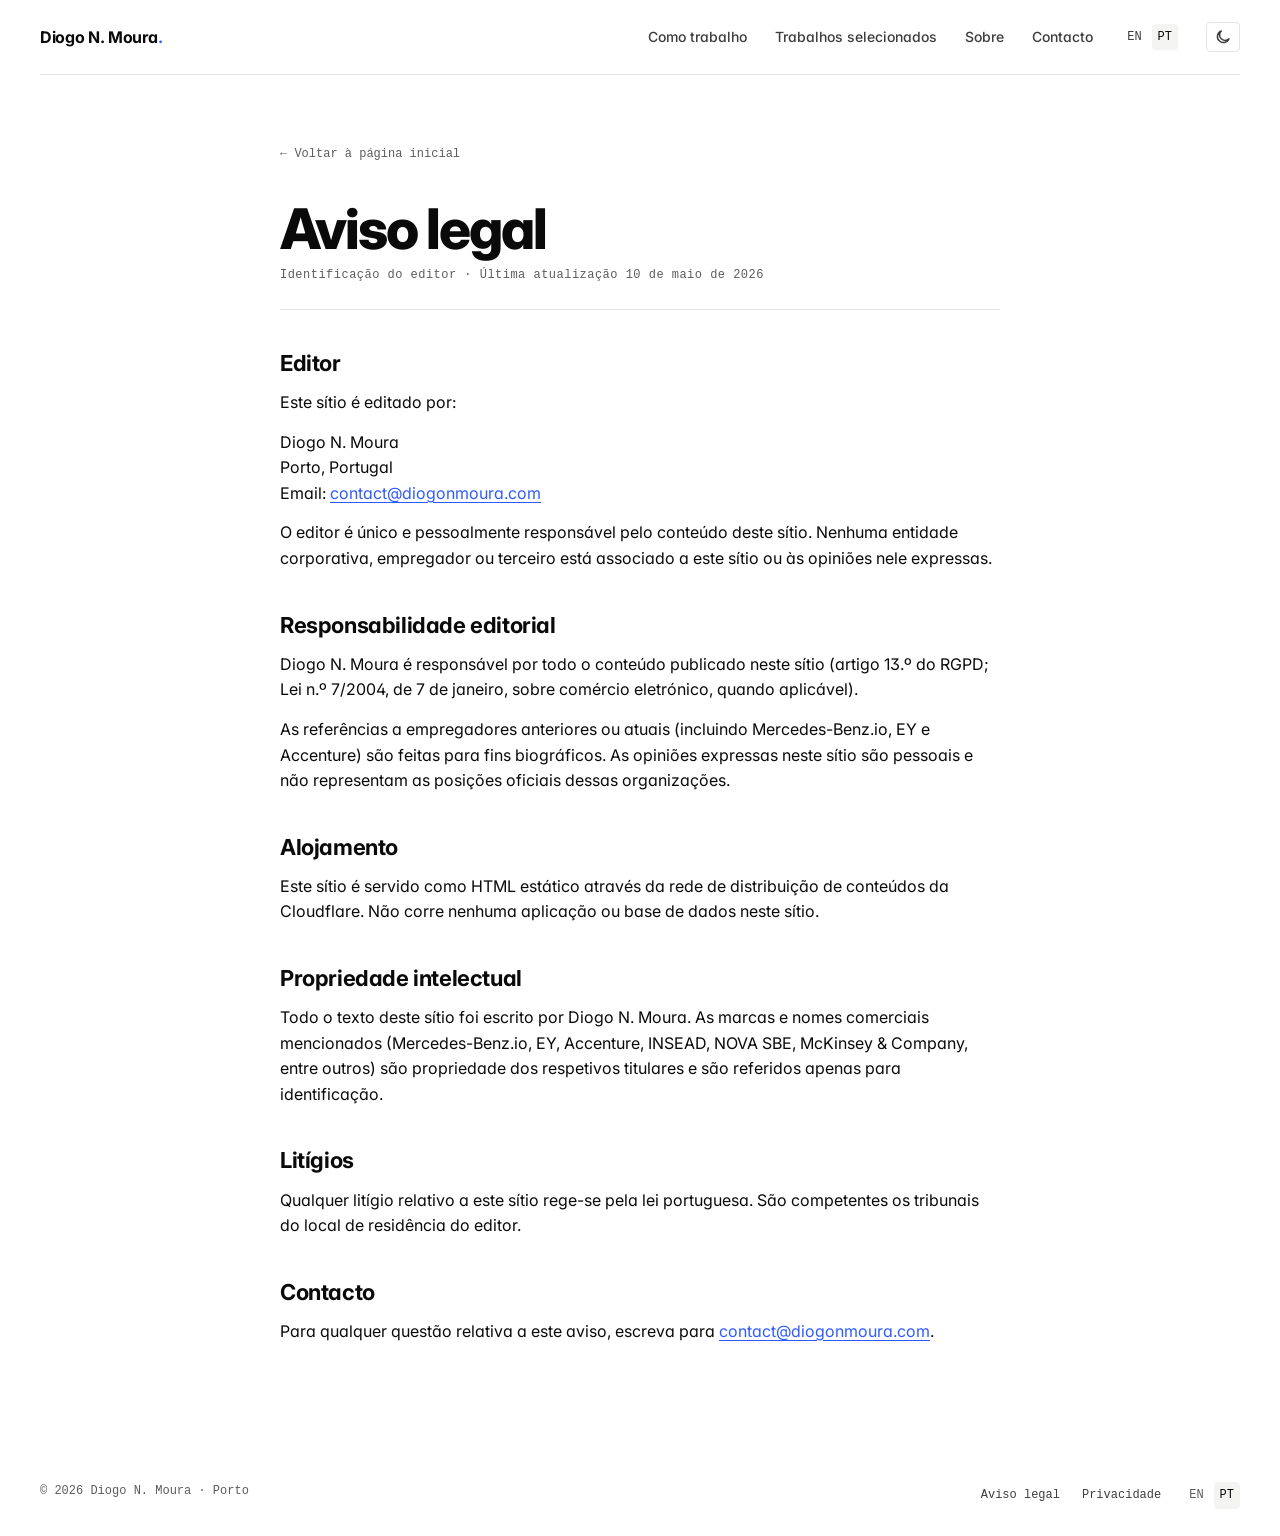
<file: pt/aviso-legal/index.html>
<!doctype html>
<html lang="pt">
<head>
<meta charset="utf-8" />
<meta name="viewport" content="width=device-width, initial-scale=1" />
<title>Aviso legal — Diogo N. Moura</title>
<meta name="description" content="Identificação do editor e aviso legal de diogonmoura.com." />
<meta name="theme-color" content="#FFFFFF" />
<meta name="robots" content="noindex, follow" />
<link rel="canonical" href="https://diogonmoura.com/pt/aviso-legal/" />
<link rel="alternate" hreflang="en" href="https://diogonmoura.com/legal/" />
<link rel="alternate" hreflang="pt" href="https://diogonmoura.com/pt/aviso-legal/" />
<link rel="icon" href="/favicon.svg" type="image/svg+xml" />
<script>
  (function(){
    try{
      var q = (location.search.match(/[?&]theme=(dark|light)/) || [])[1];
      var t = q || localStorage.getItem('theme');
      var p = matchMedia('(prefers-color-scheme: dark)').matches;
      document.documentElement.dataset.theme = t || (p ? 'dark' : 'light');
    } catch(e){}
  })();
</script>
<link rel="preconnect" href="https://fonts.bunny.net" crossorigin />
<link rel="stylesheet" href="https://fonts.bunny.net/css?family=inter:400,500,600,700,800,900|jetbrains-mono:400,500&display=swap" />
<link rel="stylesheet" href="/styles.css?v=20261123" />
</head>
<body>

<a class="skip" href="#main">Saltar para o conteúdo</a>

<div class="wrap">
  <header class="topbar">
    <a class="mark" href="/pt/">Diogo N. Moura<span class="dot">.</span></a>
    <nav aria-label="Principal">
      <a href="/pt/#how">Como trabalho</a>
      <a href="/pt/#work">Trabalhos selecionados</a>
      <a href="/pt/#about">Sobre</a>
      <a href="/pt/#contact">Contacto</a>
      <span class="lang" aria-label="Idioma">
        <a href="/legal/" hreflang="en">EN</a>
        <a href="/pt/aviso-legal/" class="active" aria-current="page" hreflang="pt">PT</a>
      </span>
      <button class="theme-toggle" type="button" aria-label="Alternar modo escuro" onclick="toggleTheme()">
        <svg class="icon-moon" viewBox="0 0 16 16" fill="none" stroke="currentColor" stroke-width="1.5" stroke-linecap="round" stroke-linejoin="round" aria-hidden="true">
          <path d="M14 9.79A6 6 0 1 1 6.21 2 4.5 4.5 0 0 0 14 9.79Z"/>
        </svg>
        <svg class="icon-sun" viewBox="0 0 16 16" fill="none" stroke="currentColor" stroke-width="1.5" stroke-linecap="round" aria-hidden="true">
          <circle cx="8" cy="8" r="3"/>
          <line x1="8" y1="1" x2="8" y2="2.5"/>
          <line x1="8" y1="13.5" x2="8" y2="15"/>
          <line x1="1" y1="8" x2="2.5" y2="8"/>
          <line x1="13.5" y1="8" x2="15" y2="8"/>
          <line x1="3.05" y1="3.05" x2="4.1" y2="4.1"/>
          <line x1="11.9" y1="11.9" x2="12.95" y2="12.95"/>
          <line x1="3.05" y1="12.95" x2="4.1" y2="11.9"/>
          <line x1="11.9" y1="4.1" x2="12.95" y2="3.05"/>
        </svg>
      </button>
    </nav>
  </header>
</div>

<main id="main" class="wrap">
  <article class="legal-page">
    <a class="back" href="/pt/">← Voltar à página inicial</a>
    <h1>Aviso legal</h1>
    <div class="meta">Identificação do editor · Última atualização 10 de maio de 2026</div>

    <h2>Editor</h2>
    <p>Este sítio é editado por:</p>
    <p>
      Diogo N. Moura<br/>
      Porto, Portugal<br/>
      Email: <a href="mailto:contact@diogonmoura.com">contact@diogonmoura.com</a>
    </p>
    <p>O editor é único e pessoalmente responsável pelo conteúdo deste sítio. Nenhuma entidade corporativa, empregador ou terceiro está associado a este sítio ou às opiniões nele expressas.</p>

    <h2>Responsabilidade editorial</h2>
    <p>Diogo N. Moura é responsável por todo o conteúdo publicado neste sítio (artigo 13.º do RGPD; Lei n.º 7/2004, de 7 de janeiro, sobre comércio eletrónico, quando aplicável).</p>
    <p>As referências a empregadores anteriores ou atuais (incluindo Mercedes-Benz.io, EY e Accenture) são feitas para fins biográficos. As opiniões expressas neste sítio são pessoais e não representam as posições oficiais dessas organizações.</p>

    <h2>Alojamento</h2>
    <p>Este sítio é servido como HTML estático através da rede de distribuição de conteúdos da Cloudflare. Não corre nenhuma aplicação ou base de dados neste sítio.</p>

    <h2>Propriedade intelectual</h2>
    <p>Todo o texto deste sítio foi escrito por Diogo N. Moura. As marcas e nomes comerciais mencionados (Mercedes-Benz.io, EY, Accenture, INSEAD, NOVA SBE, McKinsey &amp; Company, entre outros) são propriedade dos respetivos titulares e são referidos apenas para identificação.</p>

    <h2>Litígios</h2>
    <p>Qualquer litígio relativo a este sítio rege-se pela lei portuguesa. São competentes os tribunais do local de residência do editor.</p>

    <h2>Contacto</h2>
    <p>Para qualquer questão relativa a este aviso, escreva para <a href="mailto:contact@diogonmoura.com">contact@diogonmoura.com</a>.</p>
  </article>
</main>

<div class="wrap">
  <footer>
    <div>© <span id="y"></span> Diogo N. Moura · Porto</div>
    <div class="right">
      <a href="/pt/aviso-legal/">Aviso legal</a>
      <a href="/pt/privacidade/">Privacidade</a>
      <span class="lang">
        <a href="/legal/" hreflang="en">EN</a>
        <a href="/pt/aviso-legal/" class="active" aria-current="page" hreflang="pt">PT</a>
      </span>
    </div>
  </footer>
</div>

<script>
  document.getElementById("y").textContent = new Date().getFullYear();
  function toggleTheme(){
    var d = document.documentElement;
    var next = d.dataset.theme === 'dark' ? 'light' : 'dark';
    d.dataset.theme = next;
    try { localStorage.setItem('theme', next); } catch(e) {}
  }
</script>
</body>
</html>
</file>
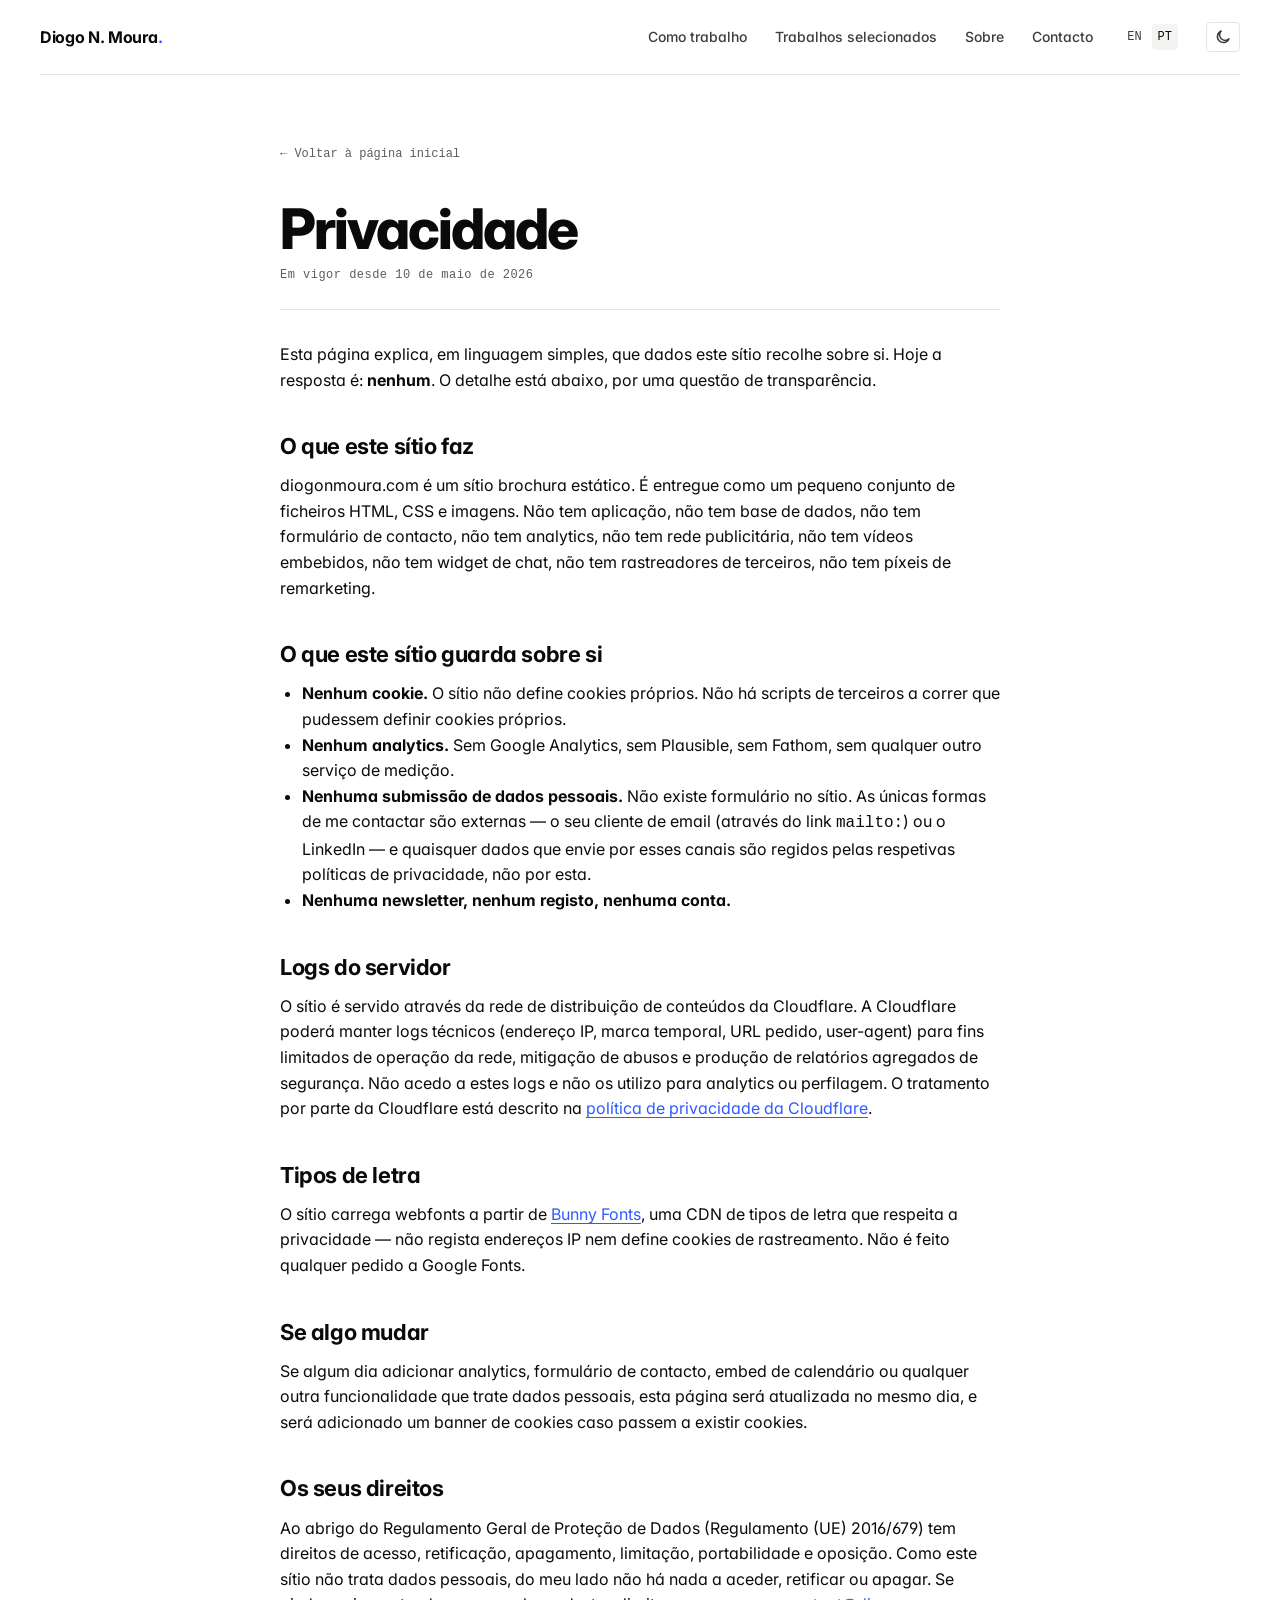
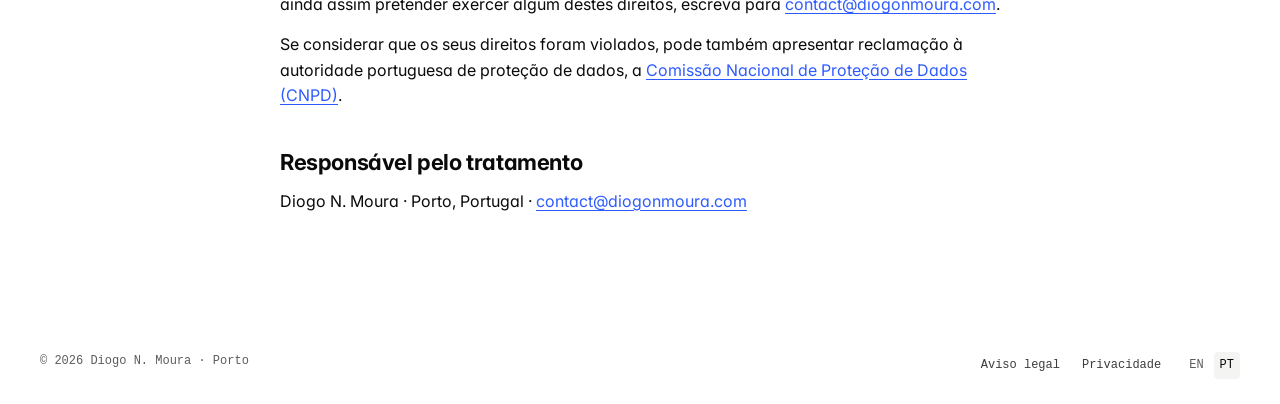
<file: pt/privacidade/index.html>
<!doctype html>
<html lang="pt">
<head>
<meta charset="utf-8" />
<meta name="viewport" content="width=device-width, initial-scale=1" />
<title>Privacidade — Diogo N. Moura</title>
<meta name="description" content="Política de privacidade de diogonmoura.com." />
<meta name="theme-color" content="#FFFFFF" />
<meta name="robots" content="noindex, follow" />
<link rel="canonical" href="https://diogonmoura.com/pt/privacidade/" />
<link rel="alternate" hreflang="en" href="https://diogonmoura.com/privacy/" />
<link rel="alternate" hreflang="pt" href="https://diogonmoura.com/pt/privacidade/" />
<link rel="icon" href="/favicon.svg" type="image/svg+xml" />
<script>
  (function(){
    try{
      var q = (location.search.match(/[?&]theme=(dark|light)/) || [])[1];
      var t = q || localStorage.getItem('theme');
      var p = matchMedia('(prefers-color-scheme: dark)').matches;
      document.documentElement.dataset.theme = t || (p ? 'dark' : 'light');
    } catch(e){}
  })();
</script>
<link rel="preconnect" href="https://fonts.bunny.net" crossorigin />
<link rel="stylesheet" href="https://fonts.bunny.net/css?family=inter:400,500,600,700,800,900|jetbrains-mono:400,500&display=swap" />
<link rel="stylesheet" href="/styles.css?v=20261123" />
</head>
<body>

<a class="skip" href="#main">Saltar para o conteúdo</a>

<div class="wrap">
  <header class="topbar">
    <a class="mark" href="/pt/">Diogo N. Moura<span class="dot">.</span></a>
    <nav aria-label="Principal">
      <a href="/pt/#how">Como trabalho</a>
      <a href="/pt/#work">Trabalhos selecionados</a>
      <a href="/pt/#about">Sobre</a>
      <a href="/pt/#contact">Contacto</a>
      <span class="lang" aria-label="Idioma">
        <a href="/privacy/" hreflang="en">EN</a>
        <a href="/pt/privacidade/" class="active" aria-current="page" hreflang="pt">PT</a>
      </span>
      <button class="theme-toggle" type="button" aria-label="Alternar modo escuro" onclick="toggleTheme()">
        <svg class="icon-moon" viewBox="0 0 16 16" fill="none" stroke="currentColor" stroke-width="1.5" stroke-linecap="round" stroke-linejoin="round" aria-hidden="true">
          <path d="M14 9.79A6 6 0 1 1 6.21 2 4.5 4.5 0 0 0 14 9.79Z"/>
        </svg>
        <svg class="icon-sun" viewBox="0 0 16 16" fill="none" stroke="currentColor" stroke-width="1.5" stroke-linecap="round" aria-hidden="true">
          <circle cx="8" cy="8" r="3"/>
          <line x1="8" y1="1" x2="8" y2="2.5"/>
          <line x1="8" y1="13.5" x2="8" y2="15"/>
          <line x1="1" y1="8" x2="2.5" y2="8"/>
          <line x1="13.5" y1="8" x2="15" y2="8"/>
          <line x1="3.05" y1="3.05" x2="4.1" y2="4.1"/>
          <line x1="11.9" y1="11.9" x2="12.95" y2="12.95"/>
          <line x1="3.05" y1="12.95" x2="4.1" y2="11.9"/>
          <line x1="11.9" y1="4.1" x2="12.95" y2="3.05"/>
        </svg>
      </button>
    </nav>
  </header>
</div>

<main id="main" class="wrap">
  <article class="legal-page">
    <a class="back" href="/pt/">← Voltar à página inicial</a>
    <h1>Privacidade</h1>
    <div class="meta">Em vigor desde 10 de maio de 2026</div>

    <p>Esta página explica, em linguagem simples, que dados este sítio recolhe sobre si. Hoje a resposta é: <strong>nenhum</strong>. O detalhe está abaixo, por uma questão de transparência.</p>

    <h2>O que este sítio faz</h2>
    <p>diogonmoura.com é um sítio brochura estático. É entregue como um pequeno conjunto de ficheiros HTML, CSS e imagens. Não tem aplicação, não tem base de dados, não tem formulário de contacto, não tem analytics, não tem rede publicitária, não tem vídeos embebidos, não tem widget de chat, não tem rastreadores de terceiros, não tem píxeis de remarketing.</p>

    <h2>O que este sítio guarda sobre si</h2>
    <ul>
      <li><strong>Nenhum cookie.</strong> O sítio não define cookies próprios. Não há scripts de terceiros a correr que pudessem definir cookies próprios.</li>
      <li><strong>Nenhum analytics.</strong> Sem Google Analytics, sem Plausible, sem Fathom, sem qualquer outro serviço de medição.</li>
      <li><strong>Nenhuma submissão de dados pessoais.</strong> Não existe formulário no sítio. As únicas formas de me contactar são externas — o seu cliente de email (através do link <code>mailto:</code>) ou o LinkedIn — e quaisquer dados que envie por esses canais são regidos pelas respetivas políticas de privacidade, não por esta.</li>
      <li><strong>Nenhuma newsletter, nenhum registo, nenhuma conta.</strong></li>
    </ul>

    <h2>Logs do servidor</h2>
    <p>O sítio é servido através da rede de distribuição de conteúdos da Cloudflare. A Cloudflare poderá manter logs técnicos (endereço IP, marca temporal, URL pedido, user-agent) para fins limitados de operação da rede, mitigação de abusos e produção de relatórios agregados de segurança. Não acedo a estes logs e não os utilizo para analytics ou perfilagem. O tratamento por parte da Cloudflare está descrito na <a href="https://www.cloudflare.com/privacypolicy/" target="_blank" rel="noopener">política de privacidade da Cloudflare</a>.</p>

    <h2>Tipos de letra</h2>
    <p>O sítio carrega webfonts a partir de <a href="https://fonts.bunny.net/" target="_blank" rel="noopener">Bunny Fonts</a>, uma CDN de tipos de letra que respeita a privacidade — não regista endereços IP nem define cookies de rastreamento. Não é feito qualquer pedido a Google Fonts.</p>

    <h2>Se algo mudar</h2>
    <p>Se algum dia adicionar analytics, formulário de contacto, embed de calendário ou qualquer outra funcionalidade que trate dados pessoais, esta página será atualizada no mesmo dia, e será adicionado um banner de cookies caso passem a existir cookies.</p>

    <h2>Os seus direitos</h2>
    <p>Ao abrigo do Regulamento Geral de Proteção de Dados (Regulamento (UE) 2016/679) tem direitos de acesso, retificação, apagamento, limitação, portabilidade e oposição. Como este sítio não trata dados pessoais, do meu lado não há nada a aceder, retificar ou apagar. Se ainda assim pretender exercer algum destes direitos, escreva para <a href="mailto:contact@diogonmoura.com">contact@diogonmoura.com</a>.</p>
    <p>Se considerar que os seus direitos foram violados, pode também apresentar reclamação à autoridade portuguesa de proteção de dados, a <a href="https://www.cnpd.pt/" target="_blank" rel="noopener">Comissão Nacional de Proteção de Dados (CNPD)</a>.</p>

    <h2>Responsável pelo tratamento</h2>
    <p>Diogo N. Moura · Porto, Portugal · <a href="mailto:contact@diogonmoura.com">contact@diogonmoura.com</a></p>
  </article>
</main>

<div class="wrap">
  <footer>
    <div>© <span id="y"></span> Diogo N. Moura · Porto</div>
    <div class="right">
      <a href="/pt/aviso-legal/">Aviso legal</a>
      <a href="/pt/privacidade/">Privacidade</a>
      <span class="lang">
        <a href="/privacy/" hreflang="en">EN</a>
        <a href="/pt/privacidade/" class="active" aria-current="page" hreflang="pt">PT</a>
      </span>
    </div>
  </footer>
</div>

<script>
  document.getElementById("y").textContent = new Date().getFullYear();
  function toggleTheme(){
    var d = document.documentElement;
    var next = d.dataset.theme === 'dark' ? 'light' : 'dark';
    d.dataset.theme = next;
    try { localStorage.setItem('theme', next); } catch(e) {}
  }
</script>
</body>
</html>
</file>
<file: styles.css>
:root{
  --bg: #FFFFFF;
  --bg-alt: #F4F4F2;
  --bg-dark: #0A0A0A;
  --ink: #0A0A0A;
  --ink-2: #3D3D3D;
  --ink-3: #5C5C5C;
  --rule: #E4E4E0;
  --accent: #2E5BFF;
  --accent-soft: #EAF0FF;
  --accent-2: #FF4B1F;
  --max: 1200px;
  --sans: "Inter", ui-sans-serif, system-ui, -apple-system, "Segoe UI", Roboto, sans-serif;
  --mono: "JetBrains Mono", ui-monospace, "SF Mono", Menlo, Consolas, monospace;
}
*{ box-sizing: border-box; }
html{ scroll-behavior: smooth; }
body{
  margin: 0; padding: 0;
  background: var(--bg);
  color: var(--ink);
  font-family: var(--sans);
  font-size: 16px;
  line-height: 1.55;
  -webkit-font-smoothing: antialiased;
  text-rendering: optimizeLegibility;
  font-feature-settings: "ss01", "cv11";
}
::selection{ background: var(--ink); color: var(--bg); }
a{ color: inherit; }
a:focus-visible, button:focus-visible{
  outline: 2px solid var(--accent);
  outline-offset: 3px;
  border-radius: 2px;
}

.wrap{ width: min(var(--max), calc(100% - 48px)); margin: 0 auto; }

/* Skip link */
.skip{
  position: absolute; left: -9999px; top: 0;
  background: var(--ink); color: var(--bg);
  padding: 10px 16px; z-index: 100; font-weight: 600;
}
.skip:focus{ left: 12px; top: 12px; }

/* Top bar */
.topbar{
  display: flex; justify-content: space-between; align-items: center;
  padding: 22px 0; border-bottom: 1px solid var(--rule);
  position: sticky; top: 0;
  background: rgba(255,255,255,.92);
  backdrop-filter: blur(10px); -webkit-backdrop-filter: blur(10px);
  z-index: 10;
}
.topbar .mark{
  font-weight: 700; letter-spacing: -0.02em; font-size: 16px;
  text-decoration: none; color: var(--ink);
}
.topbar .mark .dot{ color: var(--accent); }
.topbar nav{ display: flex; gap: 28px; font-size: 14px; font-weight: 500; align-items: center; }
.topbar nav a{ text-decoration: none; color: var(--ink-2); }
.topbar nav a:hover{ color: var(--ink); }
.lang{ font-family: var(--mono); font-size: 12px; display: inline-flex; gap: 4px; }
.lang a{ color: var(--ink-3); text-decoration: none; padding: 4px 6px; border-radius: 4px; }
.lang a.active{ color: var(--ink); background: var(--bg-alt); }
.lang a:hover:not(.active){ color: var(--ink); }

@media (max-width: 760px){
  .topbar nav{ gap: 16px; font-size: 13px; }
  .topbar nav a:not(.lang a){ display: none; }
  .topbar nav .lang{ display: inline-flex; }
}

/* Hero */
.hero{ padding: 96px 0 64px; }
.hero-grid{
  display: grid; grid-template-columns: 7fr 5fr; gap: 64px; align-items: end;
}
.hero .tag{
  display: inline-flex; align-items: center; gap: 8px;
  font-family: var(--mono); font-size: 12px; color: var(--ink-2);
  margin-bottom: 32px;
}
.hero h1{
  font-weight: 800;
  font-size: clamp(46px, 7.6vw, 100px);
  line-height: 0.96;
  letter-spacing: -0.045em;
  margin: 0 0 28px;
}
.hero h1 u{
  text-decoration: none;
  background-image: linear-gradient(transparent 60%, var(--accent-soft) 60%);
}
.hero .lede{
  font-size: 19px; color: var(--ink-2); max-width: 560px; margin: 0 0 36px;
}
.hero .ctas{ display: flex; gap: 12px; flex-wrap: wrap; }
.hero .hero-fact{
  font-size: 13px; line-height: 1.6; color: var(--ink-3);
  max-width: 560px; margin: 32px 0 0; padding-top: 16px; border-top: 1px solid var(--rule);
}
.doings.faq .item p a, .about p a{ color: inherit; text-underline-offset: 3px; }
.btn{
  display: inline-flex; align-items: center; gap: 10px;
  padding: 14px 22px; border-radius: 0;
  font-weight: 600; font-size: 14px; letter-spacing: -0.005em;
  text-decoration: none; transition: transform .15s ease, background-color .15s ease, color .15s ease;
  border: 1px solid transparent;
  cursor: pointer;
}
.btn:hover{ transform: translateY(-1px); }
.btn.primary{ background: var(--ink); color: var(--bg); border-color: var(--ink); }
.btn.primary:hover{ background: var(--accent); border-color: var(--accent); }
.btn.ghost{ background: transparent; color: var(--ink); border-color: var(--ink); }
.btn.ghost:hover{ background: var(--bg-alt); }

/* Hero side card */
.hero-side{
  border: 1px solid var(--rule); padding: 28px;
  background: var(--bg-alt);
}
.hero-side .card-label,
.about-card .card-label{
  font-family: var(--mono); font-size: 11px; letter-spacing: .12em;
  text-transform: uppercase; color: var(--ink-3); margin: 0 0 18px;
  font-weight: 500;
}
.hero-side dl{ margin: 0; display: grid; grid-template-columns: auto 1fr; gap: 12px 18px; font-size: 14px; }
.hero-side dt{ color: var(--ink-3); font-family: var(--mono); font-size: 12px; }
.hero-side dd{ margin: 0; color: var(--ink); font-weight: 500; }
.hero-side dd em{ font-style: normal; color: var(--ink-3); display: block; font-weight: 400; font-size: 13px; }

@media (max-width: 900px){
  .hero{ padding: 64px 0 40px; }
  .hero-grid{ grid-template-columns: 1fr; gap: 36px; }
}

/* Logo bar */
.logos{
  border-top: 1px solid var(--ink); border-bottom: 1px solid var(--rule);
  padding: 20px 0;
  display: flex; align-items: center; justify-content: space-between; gap: 32px;
  flex-wrap: wrap;
}
.logos .lbl{
  font-family: var(--mono); font-size: 11px; letter-spacing: .14em;
  text-transform: uppercase; color: var(--ink-3);
}
.logos .row{
  display: flex; gap: 40px; flex-wrap: wrap; align-items: center;
  font-weight: 700; letter-spacing: -0.02em; font-size: 18px; color: var(--ink);
}
.logos .row .softer{ color: var(--ink-3); font-weight: 500; }

/* Stats strip — accent block; intentionally fixed (white text on near-black) in both themes */
.stats{
  background: var(--bg-dark); color: #F0F0F0;
  padding: 80px 0;
  border-top: 1px solid var(--ink);
}
.stats .head{
  font-family: var(--mono); font-size: 12px; letter-spacing: .14em;
  text-transform: uppercase; color: rgba(255,255,255,.55); margin-bottom: 36px;
}
.stats-grid{ display: grid; grid-template-columns: repeat(4, 1fr); gap: 32px; }
.stat .n{
  font-weight: 800; font-size: clamp(56px, 7.6vw, 96px);
  line-height: 0.95; letter-spacing: -0.045em; color: #FFFFFF;
}
.stat .n .small{ font-size: .55em; color: #FF4B1F; font-weight: 700; vertical-align: top; margin-left: 4px; }
.stat .n .plus{ color: #FF4B1F; }
.stat .lbl{ margin-top: 12px; font-size: 14px; color: rgba(255,255,255,.7); max-width: 220px; line-height: 1.4; }
@media (max-width: 900px){ .stats-grid{ grid-template-columns: repeat(2, 1fr); gap: 36px 24px; } }
@media (max-width: 540px){ .stats-grid{ grid-template-columns: 1fr; } }

/* Section */
.sec{ padding: 96px 0; }
.sec-head{
  display: grid; grid-template-columns: 1fr 2fr; gap: 48px;
  margin-bottom: 56px; align-items: end;
  border-top: 1px solid var(--ink); padding-top: 28px;
}
.sec-head .num{
  font-family: var(--mono); font-size: 13px; color: var(--ink-3); letter-spacing: .08em;
}
.sec-head h2{
  font-weight: 800; font-size: clamp(38px, 5vw, 64px);
  line-height: 1.02; letter-spacing: -0.035em; margin: 0;
}
.sec-head .lead{ color: var(--ink-2); margin: 18px 0 0; max-width: 640px; }
@media (max-width: 760px){ .sec-head{ grid-template-columns: 1fr; gap: 18px; } }

/* What I do */
.doings{
  display: grid; grid-template-columns: repeat(2, 1fr); gap: 0;
  border: 1px solid var(--rule);
}
.doings .item{
  padding: 36px;
  border-right: 1px solid var(--rule);
  border-bottom: 1px solid var(--rule);
  transition: background .2s ease;
}
.doings .item:nth-child(2n){ border-right: 0; }
.doings .item:nth-last-child(-n+2){ border-bottom: 0; }
.doings .item:hover{ background: var(--bg-alt); }
.doings .item .ix{
  font-family: var(--mono); font-size: 12px; color: var(--accent);
  letter-spacing: .08em; margin-bottom: 18px;
}
.doings .item h3{
  font-weight: 700; font-size: 24px; letter-spacing: -0.02em; line-height: 1.18;
  margin: 0 0 10px;
}
.doings .item p{ color: var(--ink-2); margin: 0; }
@media (max-width: 760px){
  .doings{ grid-template-columns: 1fr; }
  .doings .item{ border-right: 0; }
  .doings .item:nth-last-child(-n+2){ border-bottom: 1px solid var(--rule); }
  .doings .item:last-child{ border-bottom: 0; }
}

/* Cases */
.cases{ border-top: 1px solid var(--ink); }
.case{
  display: grid; grid-template-columns: 80px 1fr 200px 160px;
  gap: 32px; align-items: baseline;
  padding: 28px 0; border-bottom: 1px solid var(--rule);
  transition: padding-left .2s ease, background-color .2s ease;
}
.case:hover{ padding-left: 16px; background: linear-gradient(90deg, var(--bg-alt), transparent); }
.case .ix{ font-family: var(--mono); font-size: 13px; color: var(--ink-3); letter-spacing: .08em; }
.case .body h3{
  font-size: 22px; line-height: 1.25; letter-spacing: -0.018em;
  font-weight: 600; margin: 0 0 6px;
}
.case .body p{ margin: 0; color: var(--ink-2); font-size: 15px; max-width: 60ch; }
.case .where{ font-weight: 700; font-size: 14px; letter-spacing: -0.01em; }
.case .when{ font-family: var(--mono); font-size: 12px; color: var(--ink-3); text-align: right; }
.case .pin{
  display: inline-block; padding: 3px 8px;
  background: var(--accent-soft); color: var(--accent);
  font-family: var(--mono); font-size: 11px; letter-spacing: .04em;
  margin-right: 8px; vertical-align: 2px;
}
@media (max-width: 900px){
  .case{ grid-template-columns: 1fr; gap: 8px; padding: 24px 0; }
  .case:hover{ padding-left: 0; background: transparent; }
  .case .when{ text-align: left; }
}

/* About */
.about{ display: grid; grid-template-columns: 7fr 5fr; gap: 64px; }
.about p{ font-size: 18px; line-height: 1.65; color: var(--ink); margin: 0 0 18px; max-width: 60ch; }
.about-card{
  background: var(--bg-alt); border: 1px solid var(--rule);
  padding: 32px;
}
/* .about-card .card-label uses the .hero-side .card-label rule above */
.about-card .row{
  display: grid; grid-template-columns: 130px 1fr; gap: 8px 18px;
  padding: 12px 0; border-top: 1px solid var(--rule); font-size: 14px;
}
.about-card .row:first-of-type{ border-top: 0; padding-top: 0; }
.about-card .row .k{ color: var(--ink-3); font-family: var(--mono); font-size: 12px; }
.about-card .row .v{ font-weight: 500; color: var(--ink); }
.about-card .row .v em{ font-style: normal; color: var(--ink-3); display: block; font-weight: 400; font-size: 13px; margin-top: 2px; }
@media (max-width: 900px){ .about{ grid-template-columns: 1fr; gap: 32px; } }

/* CTA block (full-bleed dark) — accent block; intentionally fixed in both themes */
.cta-block{
  background: var(--bg-dark); color: #F0F0F0;
  padding: 96px 0;
}
.cta-block h2{
  font-weight: 800; font-size: clamp(40px, 6vw, 80px);
  line-height: 1.0; letter-spacing: -0.04em; margin: 0 0 18px; max-width: 14ch;
  color: #FFFFFF;
}
.cta-block h2 u{ text-decoration: none; color: #FF4B1F; }
.cta-block p{ color: rgba(255,255,255,.7); font-size: 18px; max-width: 56ch; margin: 0 0 36px; }
.cta-block .ctas{ display: flex; gap: 12px; flex-wrap: wrap; }
.cta-block .btn.primary{ background: #FFFFFF; color: #0A0A0A; border-color: #FFFFFF; }
.cta-block .btn.primary:hover{ background: #FF4B1F; color: #FFFFFF; border-color: #FF4B1F; }
.cta-block .btn.ghost{ color: #FFFFFF; border-color: rgba(255,255,255,.4); background: transparent; }
.cta-block .btn.ghost:hover{ background: rgba(255,255,255,.08); }
.cta-block .ways{
  margin-top: 56px; display: grid; grid-template-columns: repeat(3, 1fr); gap: 24px;
  padding-top: 36px; border-top: 1px solid rgba(255,255,255,.15);
}
.cta-block .ways.two-up{ grid-template-columns: repeat(2, 1fr); }
.cta-block .way .k{
  font-family: var(--mono); font-size: 11px; letter-spacing: .14em;
  text-transform: uppercase; color: rgba(255,255,255,.5); margin-bottom: 8px;
}
.cta-block .way .v{ font-size: 18px; font-weight: 500; color: #FFFFFF; }
.cta-block .way a{ color: #FFFFFF; text-decoration: none; border-bottom: 1px solid rgba(255,255,255,.3); }
.cta-block .way a:hover{ border-bottom-color: #FF4B1F; }
@media (max-width: 760px){ .cta-block .ways{ grid-template-columns: 1fr; gap: 18px; } }

/* Footer */
footer{
  padding: 28px 0; font-size: 12px; color: var(--ink-3);
  display: flex; justify-content: space-between; flex-wrap: wrap; gap: 12px;
  font-family: var(--mono);
}
footer .right{ display: flex; gap: 22px; align-items: center; }
footer a{ color: var(--ink-2); text-decoration: none; }
footer a:hover{ color: var(--ink); }

/* Legal pages */
.legal-page{ padding: 64px 0 96px; max-width: 720px; margin: 0 auto; }
.legal-page h1{
  font-weight: 800; font-size: clamp(36px, 4.6vw, 56px);
  line-height: 1.05; letter-spacing: -0.035em; margin: 0 0 8px;
}
.legal-page .meta{
  font-family: var(--mono); font-size: 12px; color: var(--ink-3);
  letter-spacing: .04em; margin-bottom: 32px;
  padding-bottom: 24px; border-bottom: 1px solid var(--rule);
}
.legal-page h2{
  font-weight: 700; font-size: 22px; letter-spacing: -0.018em;
  margin: 36px 0 10px;
}
.legal-page p, .legal-page li{ color: var(--ink); font-size: 16px; line-height: 1.6; }
.legal-page p{ margin: 0 0 14px; }
.legal-page ul{ padding-left: 22px; margin: 0 0 14px; }
.legal-page a{ color: var(--accent); text-decoration: underline; text-underline-offset: 3px; }
.legal-page a:hover{ color: var(--ink); }
.legal-page .back{
  display: inline-flex; align-items: center; gap: 6px;
  font-family: var(--mono); font-size: 12px; color: var(--ink-3);
  text-decoration: none; margin-bottom: 32px; padding: 4px 0;
}
.legal-page .back:hover{ color: var(--ink); }

/* Reduced motion */
@media (prefers-reduced-motion: reduce){
  html{ scroll-behavior: auto; }
  .case, .btn, .doings .item{ transition: none; }
  .btn:hover{ transform: none; }
}

/* ─────────────────────────────────────────────
   Theme toggle button (sun/moon)
   ───────────────────────────────────────────── */
.theme-toggle{
  background: transparent;
  border: 1px solid var(--rule);
  color: var(--ink-2);
  padding: 6px 8px;
  cursor: pointer;
  display: inline-flex;
  align-items: center;
  justify-content: center;
  border-radius: 4px;
  transition: color .15s ease, border-color .15s ease, background-color .15s ease;
}
.theme-toggle:hover{ color: var(--ink); border-color: var(--ink); }
.theme-toggle:focus-visible{ outline: 2px solid var(--accent); outline-offset: 3px; }
.theme-toggle svg{ width: 16px; height: 16px; display: block; }
.theme-toggle .icon-sun{ display: none; }      /* shown in dark mode (click to go light) */
.theme-toggle .icon-moon{ display: block; }     /* shown in light mode (click to go dark) */
[data-theme="dark"] .theme-toggle .icon-sun{ display: block; }
[data-theme="dark"] .theme-toggle .icon-moon{ display: none; }

/* ─────────────────────────────────────────────
   Dark theme — treatment (b)
   Body becomes soft very-dark grey (#171717).
   Accent blocks (Stats + CTA) keep pure black (#0A0A0A) so they still pop.
   ───────────────────────────────────────────── */
:root[data-theme="dark"]{
  --bg: #171717;
  --bg-alt: #222222;
  --bg-dark: #0A0A0A;
  --ink: #F2F2F2;
  --ink-2: #C4C4C4;
  --ink-3: #9A9A9A;
  --rule: #2E2E2E;
  --accent: #5C7FFF;
  --accent-soft: rgba(92,127,255,.18);
  --accent-2: #FF6B47;
}

[data-theme="dark"] .topbar{
  background: rgba(23,23,23,.85);
  border-bottom-color: var(--rule);
}

/* Brighten pin color in dark mode so it passes AA against the tinted-blue background */
[data-theme="dark"] .case .pin{
  color: #A8BCFF;
}

/* Stats and CTA blocks already use hardcoded #FFFFFF / #FF4B1F / rgba(255,...)
   so they look identical in both themes. The contrast against the dark body
   is intentionally softer than against the light body — that's the price of
   treatment (b). The blocks still read as a different surface. */
</file>
